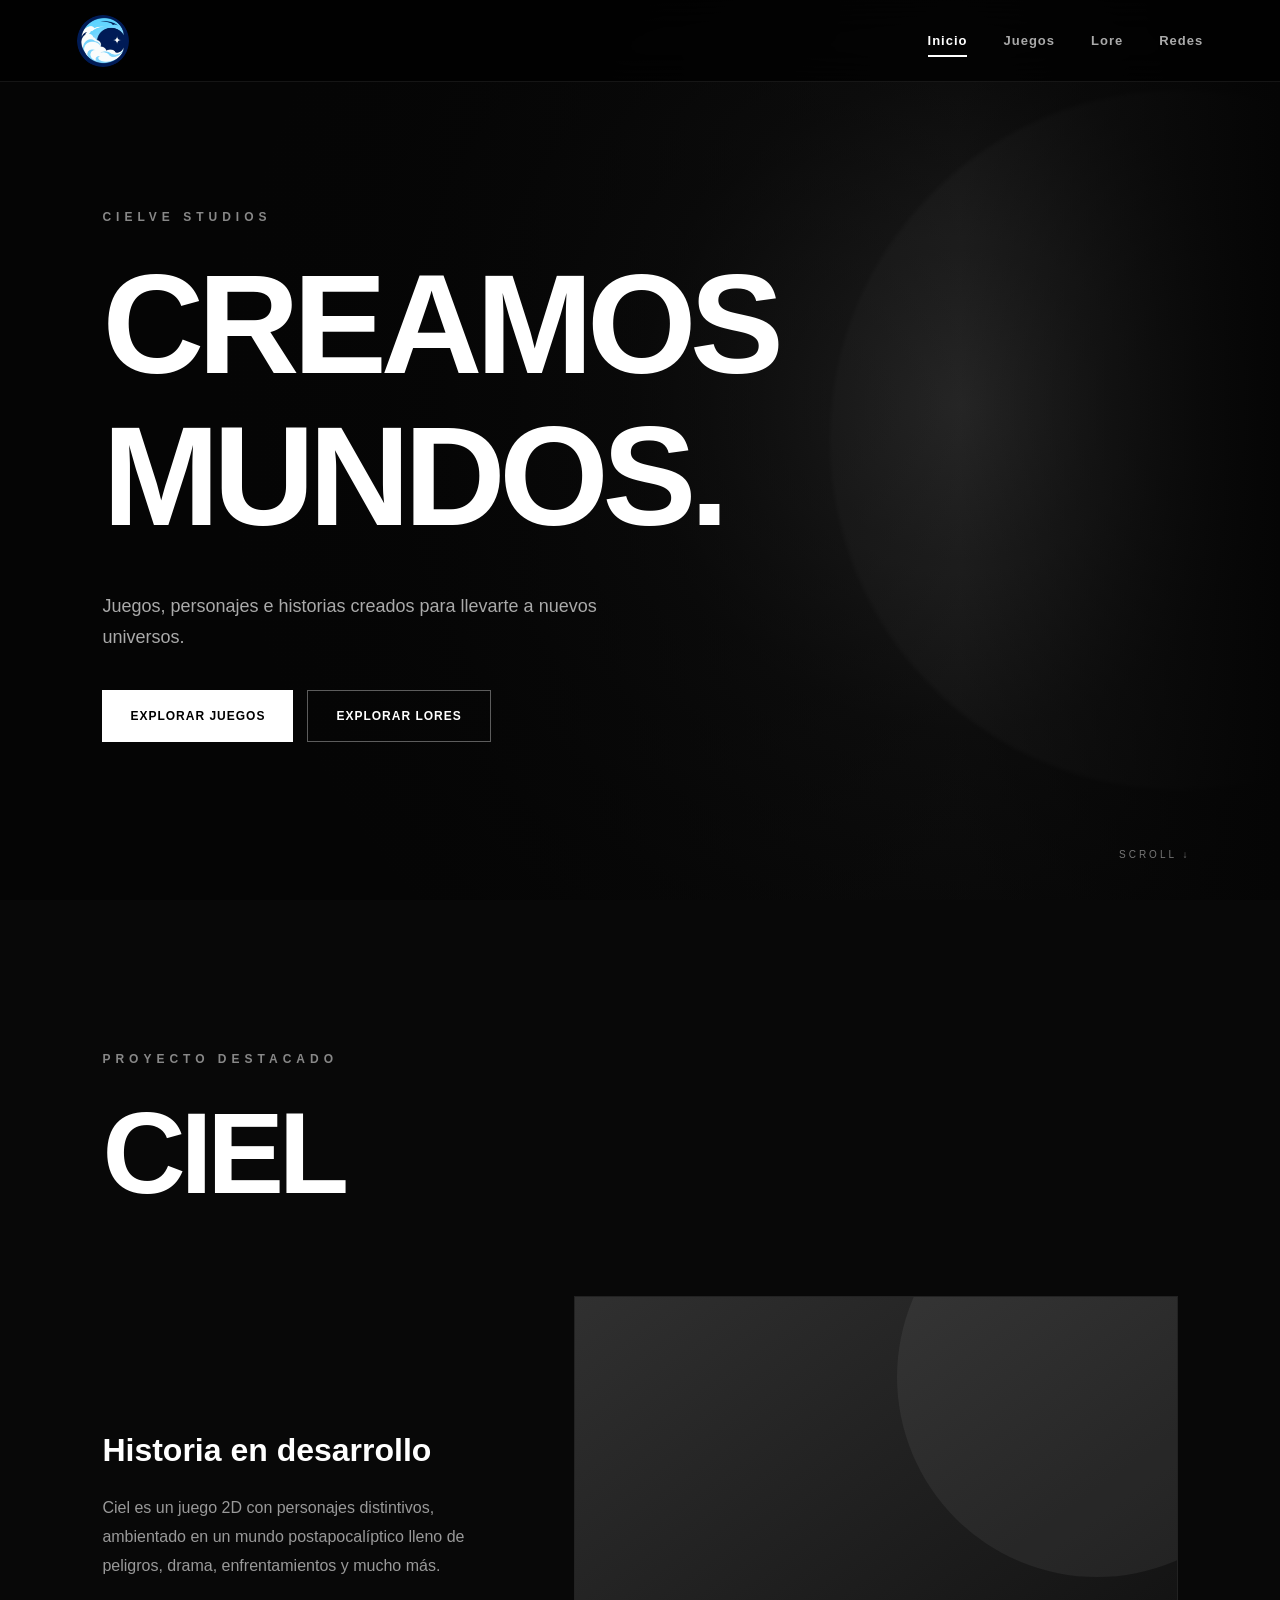
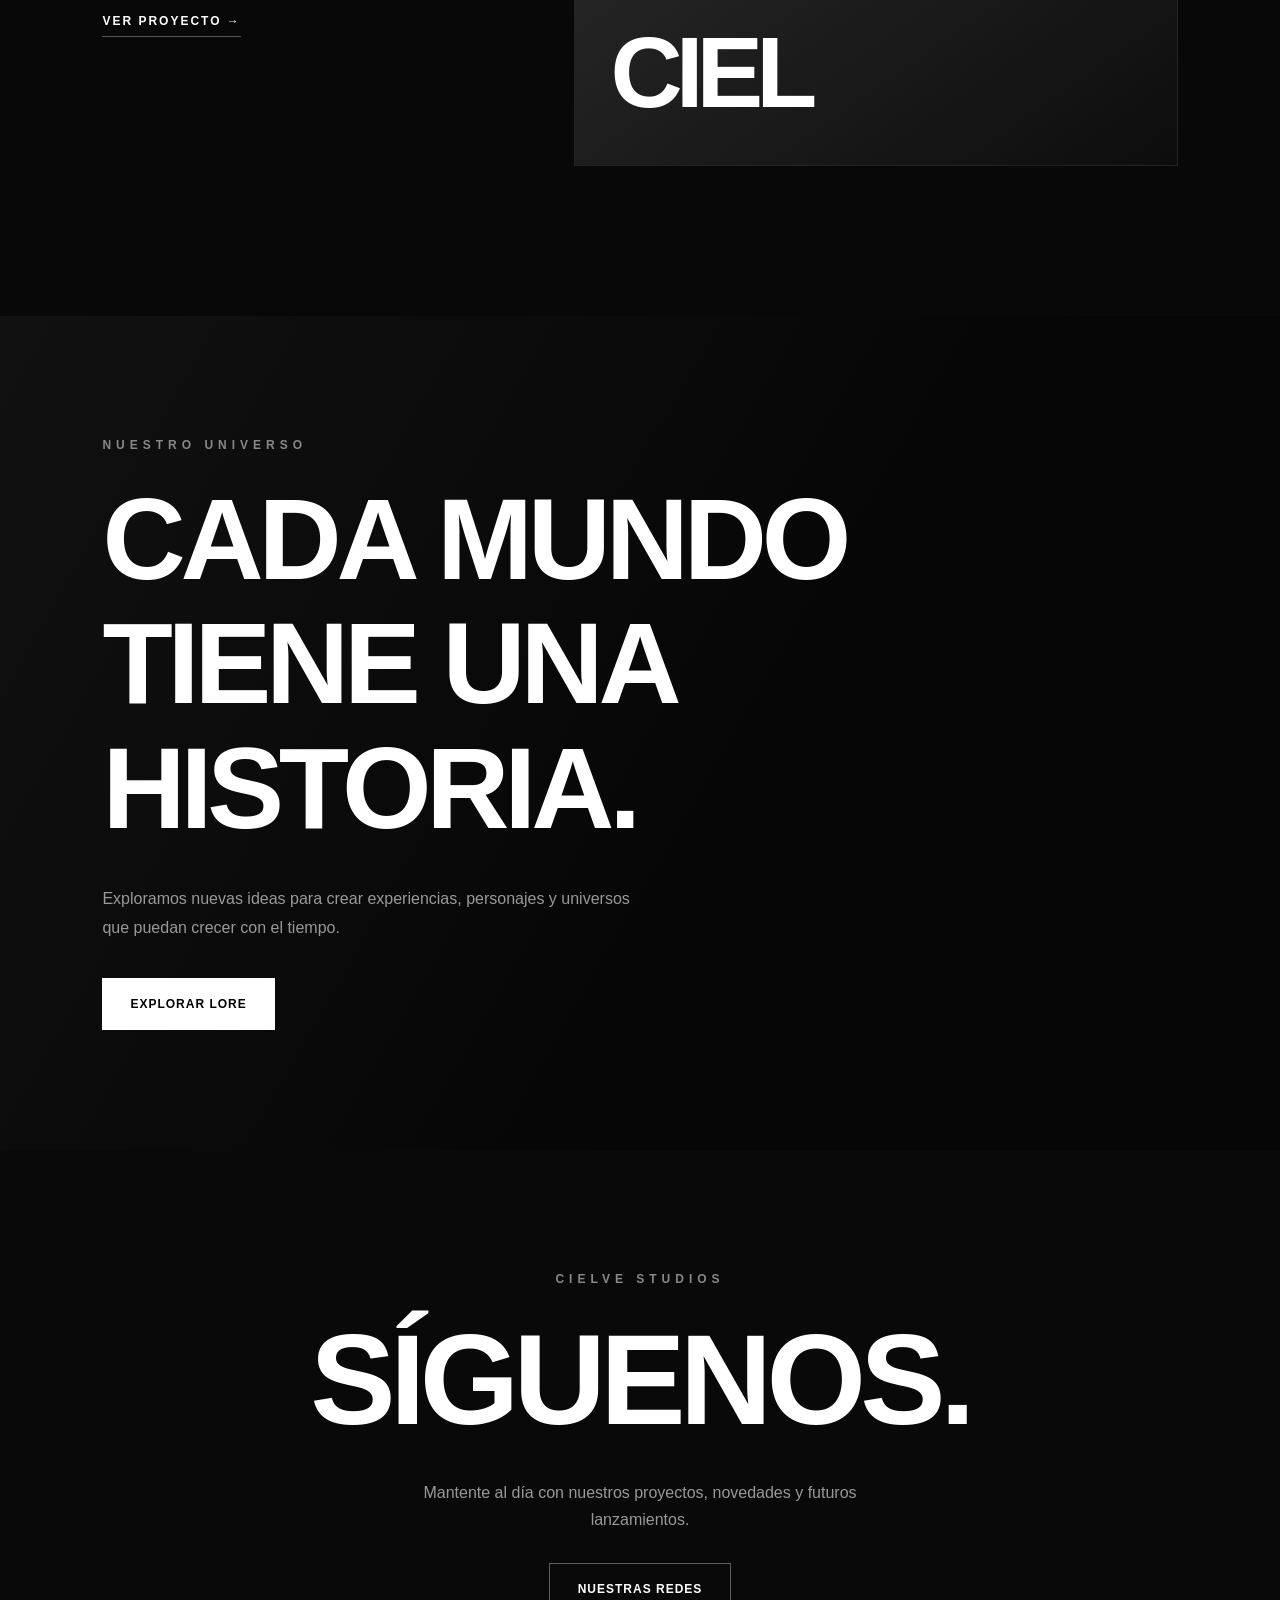
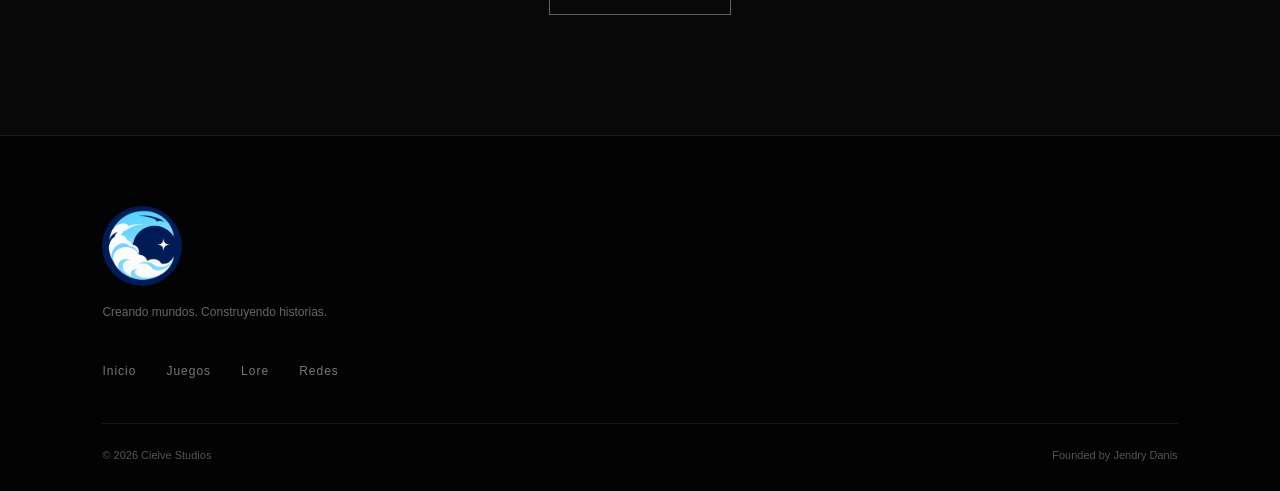
<file: index.html>
<!DOCTYPE html>
<html lang="es">

<head>
    <meta charset="UTF-8">
    <meta name="viewport" content="width=device-width, initial-scale=1.0">

    <title>Cielve Studios</title>
<link rel="icon" type="image/png" href="images/cielve-logo-circle.png">

<style>
html {
    scroll-behavior: smooth;
    -webkit-overflow-scrolling: touch;
}

body {
    scroll-behavior: smooth;
}
</style>
        <meta
        name="description"
        content="Cielve Studios - Creamos juegos, mundos e historias."
    >

    <link rel="stylesheet" href="style.css">
</head>

<body>

    <!-- =========================
         NAVBAR
    ========================== -->

    <header class="navbar">

        <a href="index.html" class="brand">
            <img
                src="images/cielve-logo-circle.png"
                alt="Cielve Studios"
            >
        </a>

        <nav class="nav-menu">

            <a href="index.html" class="active">
                Inicio
            </a>

            <a href="juegos.html">
                Juegos
            </a>

            <a href="lore.html">
                Lore
            </a>

            <a href="redes.html">
                Redes
            </a>

        </nav>

    </header>


    <!-- =========================
         HERO
    ========================== -->

    <main>

        <section class="hero">

            <div class="hero-overlay"></div>

            <div class="hero-content">

                <span class="eyebrow">
                    CIELVE STUDIOS
                </span>

                <h1>
                    CREAMOS<br>
                    MUNDOS.
                </h1>

                <p>
                    Juegos, personajes e historias creados
                    para llevarte a nuevos universos.
                </p>

                <div class="hero-buttons">

                    <a href="juegos.html" class="btn btn-primary">
                        EXPLORAR JUEGOS
                    </a>

                    <a href="lore.html" class="btn btn-secondary">
                        EXPLORAR LORES
                    </a>

                </div>

            </div>

            <div class="scroll-indicator">
                SCROLL ↓
            </div>

        </section>


        <!-- =========================
             DESTACADO
        ========================== -->

        <section class="featured">

            <div class="section-heading">

                <span class="eyebrow">
                    PROYECTO DESTACADO
                </span>

                <h2>
                    CIEL
                </h2>

            </div>

            <div class="featured-content">

                <div class="featured-text">

                    <h3>
                        Historia en desarrollo
                    </h3>

                    <p>
                        Ciel es un juego 2D con personajes distintivos, ambientado en un mundo postapocalíptico lleno de peligros, drama, enfrentamientos y mucho más.
                    </p>

                    <a href="ciel.html" class="text-link">
                        VER PROYECTO →
                    </a>

                </div>

                <div class="featured-image">
                    <span>CIEL</span>
                </div>

            </div>

        </section>


        <!-- =========================
             UNIVERSO
        ========================== -->

        <section class="universe">

            <div class="universe-content">

                <span class="eyebrow">
                    NUESTRO UNIVERSO
                </span>

                <h2>
                    CADA MUNDO<br>
                    TIENE UNA HISTORIA.
                </h2>

                <p>
                    Exploramos nuevas ideas para crear
                    experiencias, personajes y universos
                    que puedan crecer con el tiempo.
                </p>

                <a href="lore.html" class="btn btn-primary">
                    EXPLORAR LORE
                </a>

            </div>

        </section>


        <!-- =========================
             REDES
        ========================== -->

        <section class="social-preview">

            <span class="eyebrow">
                CIELVE STUDIOS
            </span>

            <h2>
                SÍGUENOS.
            </h2>

            <p>
                Mantente al día con nuestros proyectos,
                novedades y futuros lanzamientos.
            </p>

            <a href="redes.html" class="btn btn-secondary">
                NUESTRAS REDES
            </a>

        </section>

    </main>


    <!-- =========================
         FOOTER
    ========================== -->

    <footer class="footer">

        <div class="footer-brand">

            <img
                src="images/cielve-logo-circle.png"
                alt="Cielve Studios"
            >

            <p>
                Creando mundos. Construyendo historias.
            </p>

        </div>

        <div class="footer-links">

            <a href="index.html">
                Inicio
            </a>

            <a href="juegos.html">
                Juegos
            </a>

            <a href="lore.html">
                Lore
            </a>

            <a href="redes.html">
                Redes
            </a>

        </div>

        <div class="footer-bottom">

            <p>
                © 2026 Cielve Studios
            </p>

            <p>
                Founded by Jendry Danis
            </p>

        </div>

    </footer>


    <script src="script.js"></script>

</body>
</html>
</file>
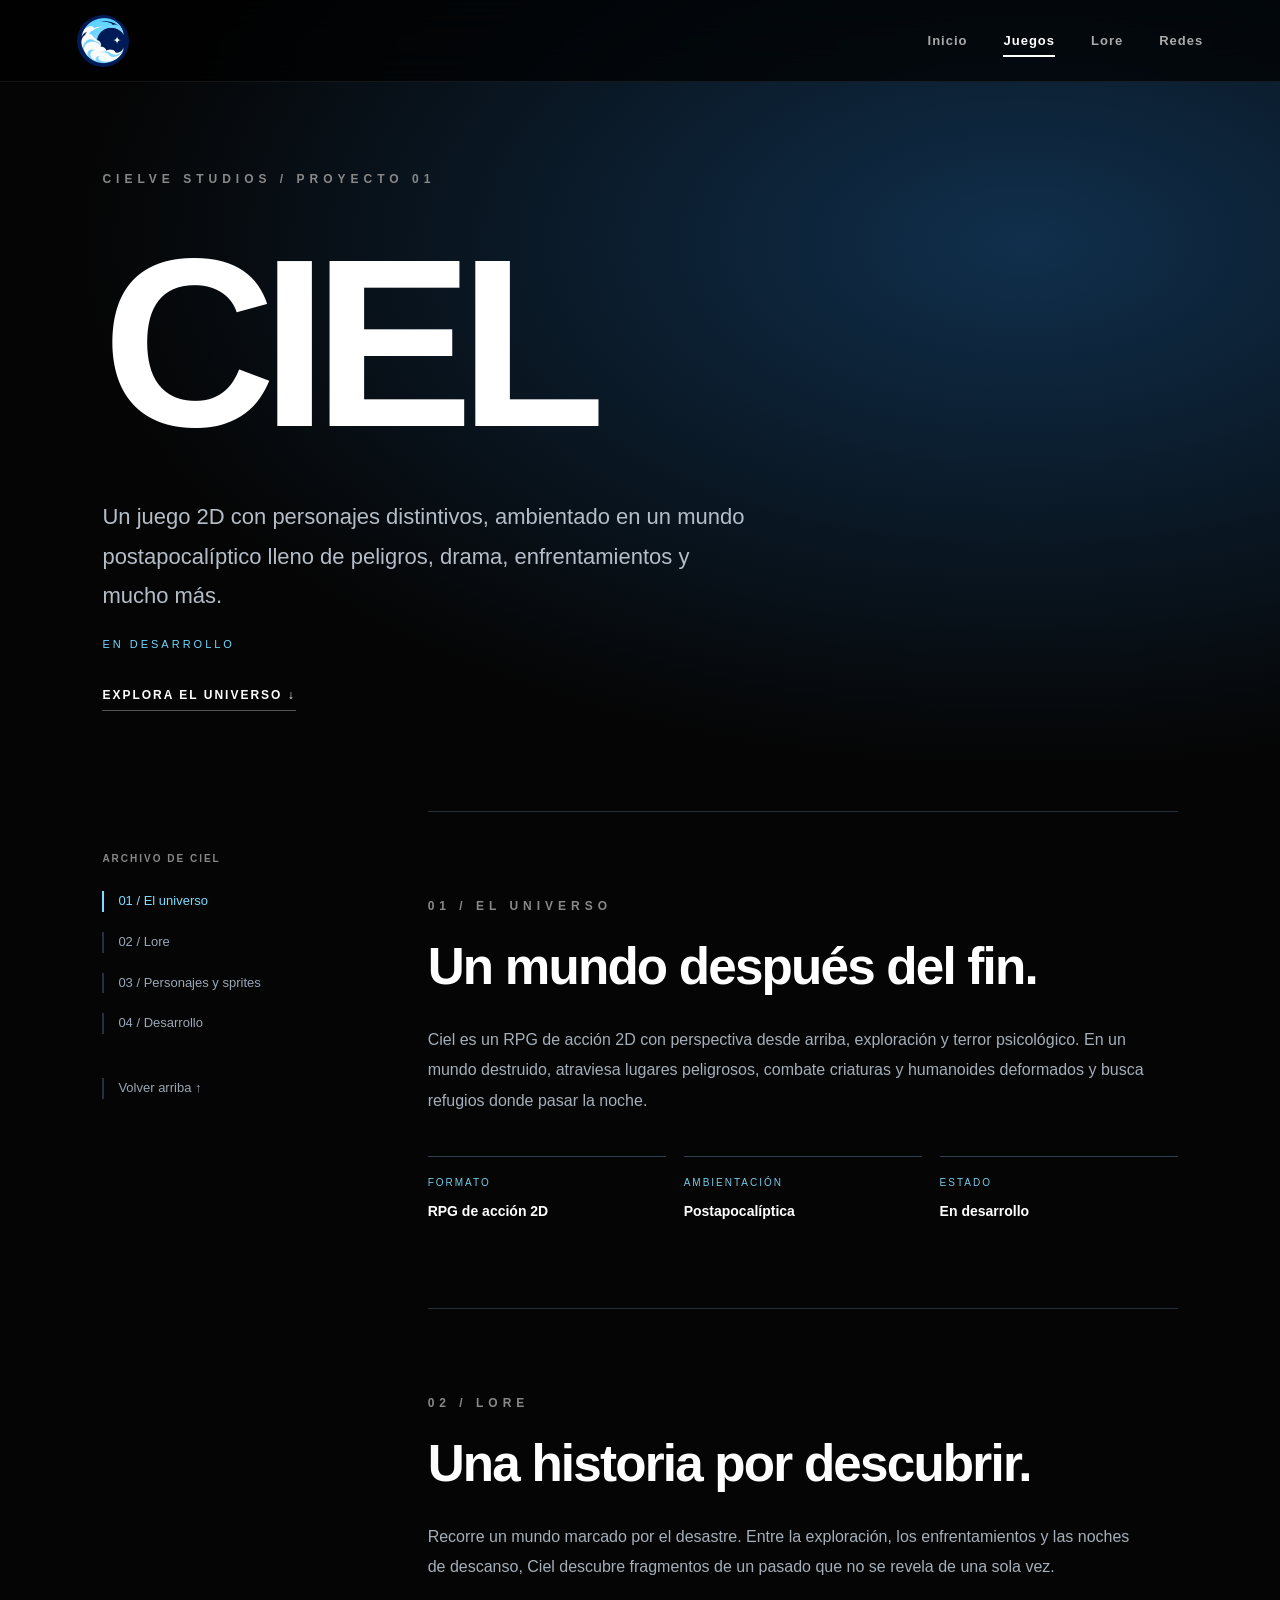
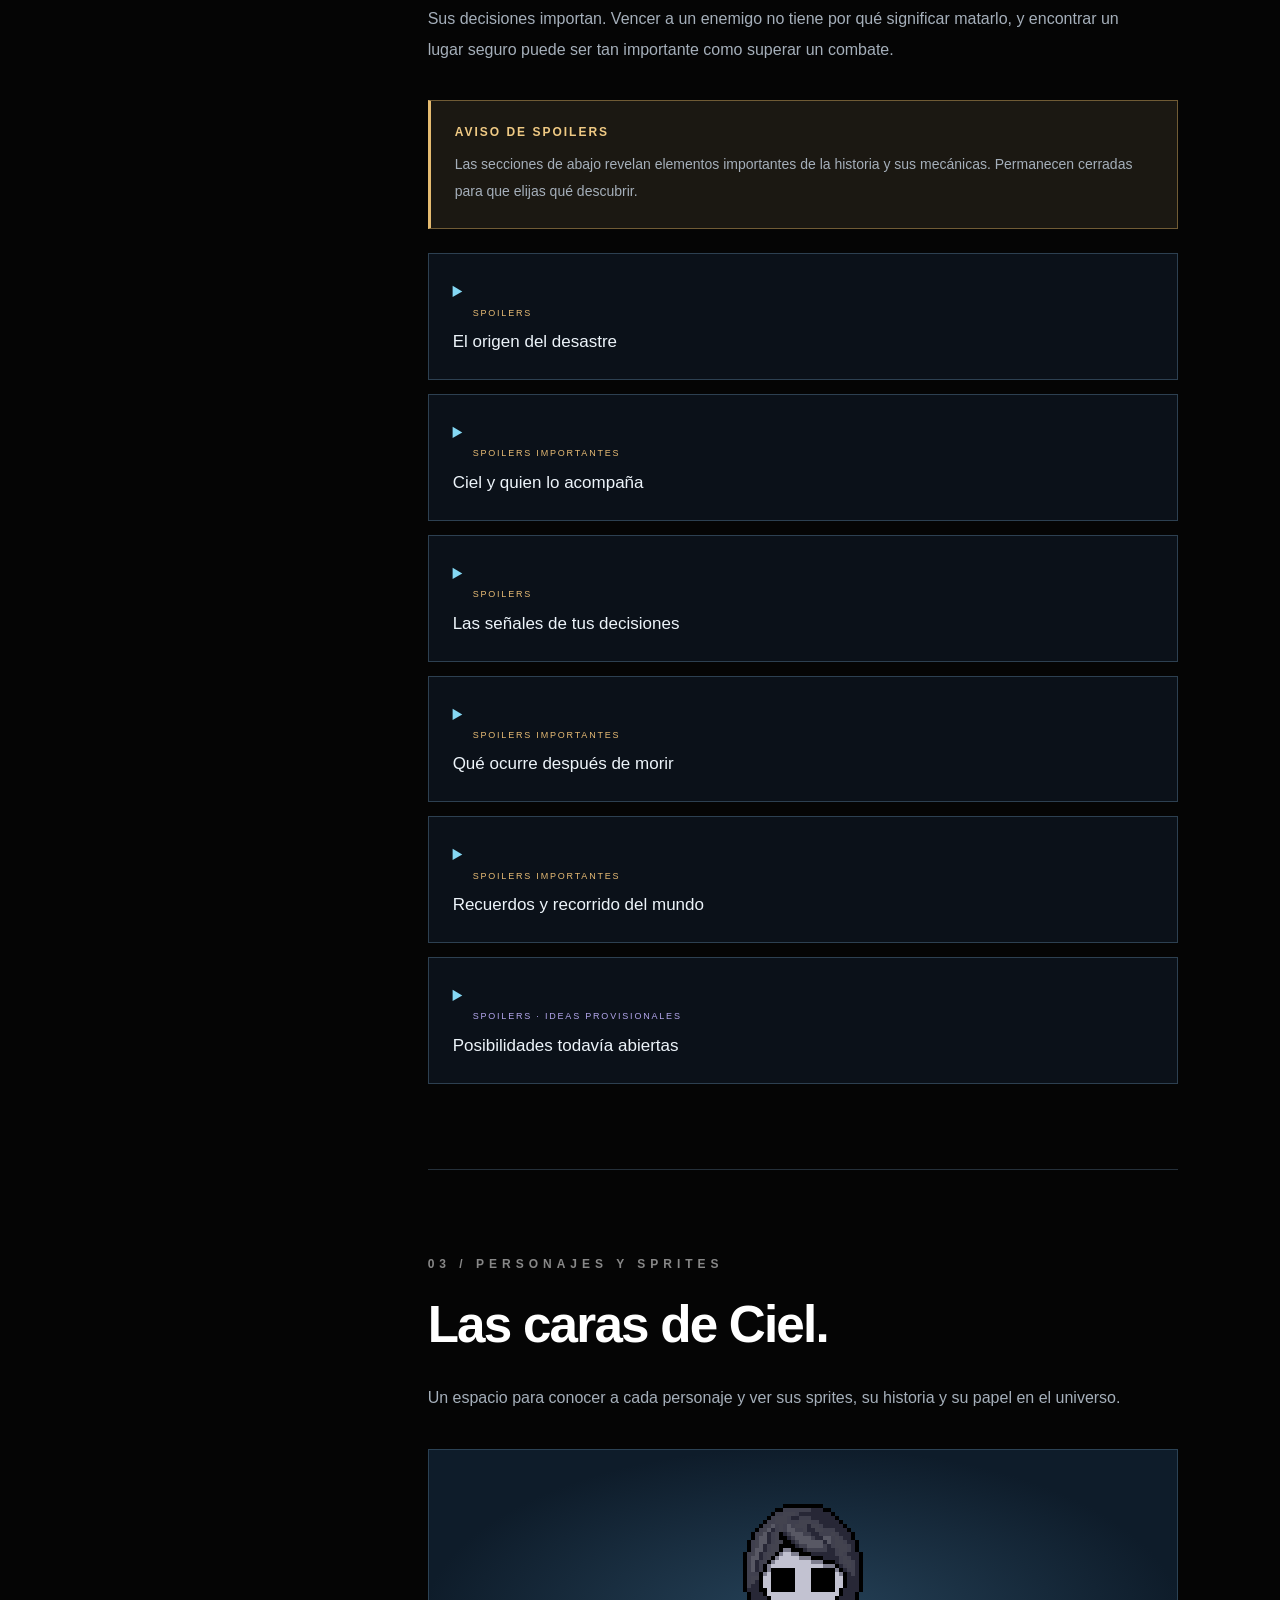
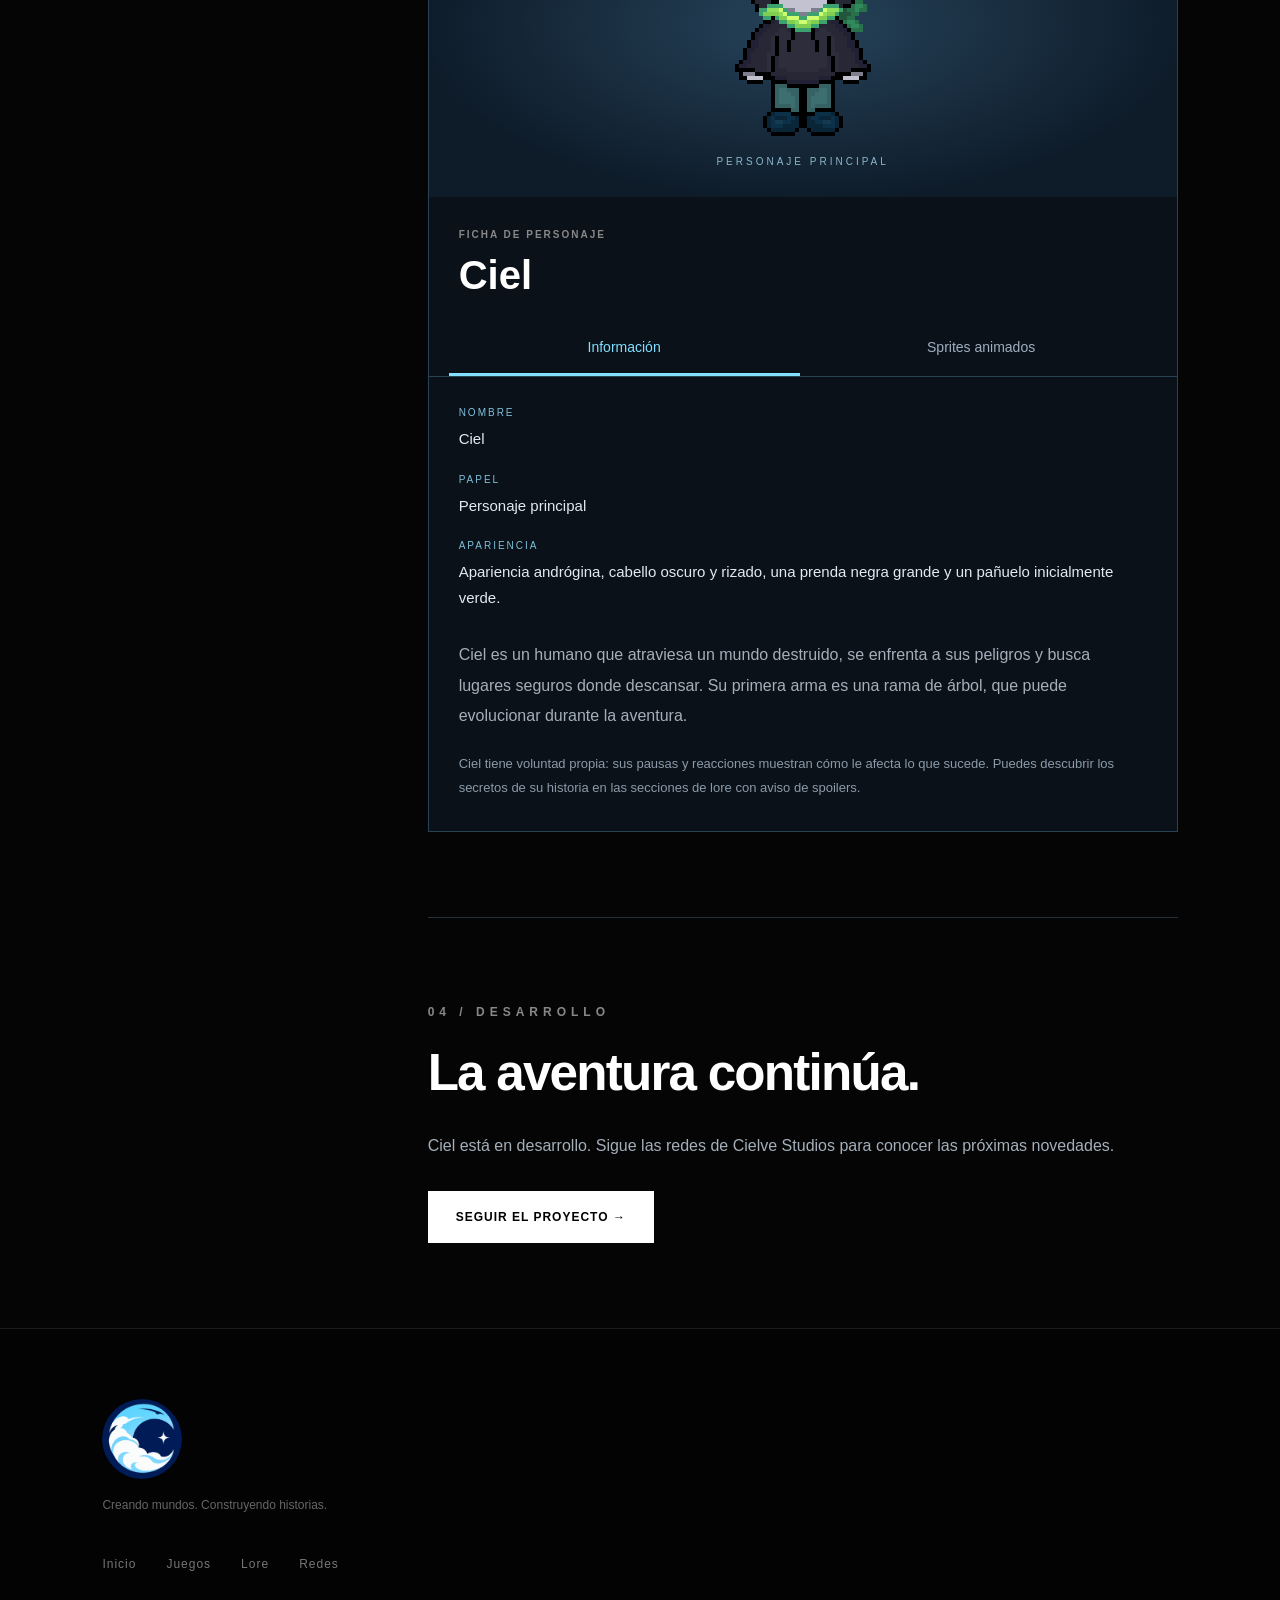
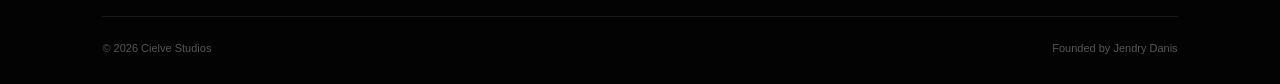
<file: ciel.html>
<!DOCTYPE html>
<html lang="es">

<head>
    <meta charset="UTF-8">
    <meta name="viewport" content="width=device-width, initial-scale=1.0">

    <title>Ciel | Cielve Studios</title>

    <meta
        name="description"
        content="Explora Ciel: un juego 2D en un mundo postapocalíptico. Lore, personajes y sprites."
    >

    <link rel="icon" type="image/png" href="images/cielve-logo-circle.png">
    <link rel="stylesheet" href="style.css">
</head>

<body>

    <!-- NAVBAR -->

    <header class="navbar">

        <a href="index.html" class="brand">
            <img src="images/cielve-logo-circle.png" alt="Cielve Studios">
        </a>

        <nav class="nav-menu">

            <a href="index.html">
                Inicio
            </a>

            <a href="juegos.html" class="active">
                Juegos
            </a>

            <a href="lore.html">
                Lore
            </a>

            <a href="redes.html">
                Redes
            </a>

        </nav>

    </header>


    <!-- HERO -->

    <main id="top" class="ciel-page">
        <section class="ciel-intro">
            <span class="eyebrow">CIELVE STUDIOS / PROYECTO 01</span>
            <h1>CIEL</h1>
            <p class="ciel-summary">Un juego 2D con personajes distintivos, ambientado en un mundo postapocalíptico lleno de peligros, drama, enfrentamientos y mucho más.</p>
            <span class="development-label">EN DESARROLLO</span>
            <a href="#universo" class="text-link">EXPLORA EL UNIVERSO ↓</a>
        </section>
        <div class="wiki-layout">
            <nav class="wiki-nav" aria-label="Secciones de Ciel">
                <span class="eyebrow">ARCHIVO DE CIEL</span>
                <a href="#universo">01 / El universo</a>
                <a href="#historia">02 / Lore</a>
                <a href="#personajes">03 / Personajes y sprites</a>
                <a href="#desarrollo">04 / Desarrollo</a>
                <a href="#top" class="wiki-back">Volver arriba ↑</a>
            </nav>
            <div class="wiki-content">
                <section id="universo" class="wiki-section reveal">
                    <span class="eyebrow">01 / EL UNIVERSO</span>
                    <h2>Un mundo después del fin.</h2>
                    <p>Ciel es un RPG de acción 2D con perspectiva desde arriba, exploración y terror psicológico. En un mundo destruido, atraviesa lugares peligrosos, combate criaturas y humanoides deformados y busca refugios donde pasar la noche.</p>
                    <div class="wiki-facts"><div><span>FORMATO</span><strong>RPG de acción 2D</strong></div><div><span>AMBIENTACIÓN</span><strong>Postapocalíptica</strong></div><div><span>ESTADO</span><strong>En desarrollo</strong></div></div>
                </section>
                <section id="historia" class="wiki-section reveal">
                    <span class="eyebrow">02 / LORE</span><h2>Una historia por descubrir.</h2>
                    <p>Recorre un mundo marcado por el desastre. Entre la exploración, los enfrentamientos y las noches de descanso, Ciel descubre fragmentos de un pasado que no se revela de una sola vez.</p>
                    <p class="lore-introduction">Sus decisiones importan. Vencer a un enemigo no tiene por qué significar matarlo, y encontrar un lugar seguro puede ser tan importante como superar un combate.</p>
                    <div class="spoiler-warning" role="note"><strong>AVISO DE SPOILERS</strong><p>Las secciones de abajo revelan elementos importantes de la historia y sus mecánicas. Permanecen cerradas para que elijas qué descubrir.</p></div>
                    <div class="spoiler-archive">
                        <details class="spoiler-block"><summary><span class="spoiler-badge">SPOILERS</span><span>El origen del desastre</span></summary><div class="spoiler-body"><h3>Un mundo transformado</h3><p>Un suero experimental está relacionado con la aparición de los monstruos y el colapso de la civilización. La verdad se descubre gradualmente a lo largo de la aventura.</p><p>La identidad de sus responsables y los detalles del experimento todavía no están definidos.</p></div></details>
                        <details class="spoiler-block"><summary><span class="spoiler-badge">SPOILERS IMPORTANTES</span><span>Ciel y quien lo acompaña</span></summary><div class="spoiler-body"><h3>Ciel y el Jugador</h3><p>Ciel y el Jugador son entidades distintas. Dentro de la ficción, el Jugador es un experimento fallido sin cuerpo que entra en Ciel, intensifica sus emociones e influye en sus acciones. No es su alma ni se trata de una posesión.</p><p>Ciel conserva su voluntad propia. Sus pausas, miradas y reacciones expresan cómo vive lo que sucede. La relación entre ambos y las decisiones tomadas influyen en las rutas y los posibles finales.</p></div></details>
                        <details class="spoiler-block"><summary><span class="spoiler-badge">SPOILERS</span><span>Las señales de tus decisiones</span></summary><div class="spoiler-body"><h3>El pañuelo</h3><p>El pañuelo refleja las intenciones del Jugador y su conexión con Ciel.</p><dl class="scarf-meanings"><div><dt>Verde</dt><dd>Estado inicial: voluntad compartida y orientación hacia la misericordia.</dd></div><div><dt>Negro</dt><dd>Asociado a matar.</dd></div><div><dt>Morado</dt><dd>Asociado a dejar morir deliberadamente a inocentes.</dd></div></dl><h3>Derrotar no es matar</h3><p>Al llegar a 1 HP, los enemigos quedan indefensos. Atacarlos después los mata; existe la alternativa de dejarlos inconscientes. Los efectos pasivos y los potenciadores nunca deben matar por sí solos: esa decisión corresponde al Jugador.</p><p class="canon-note">Los umbrales, la reversión de los colores, los nombres de las rutas y los controles exactos siguen por concretar.</p></div></details>
                        <details class="spoiler-block"><summary><span class="spoiler-badge">SPOILERS IMPORTANTES</span><span>Qué ocurre después de morir</span></summary><div class="spoiler-body"><h3>Cinco segundos atrás</h3><p>Cuando Ciel muere, el tiempo retrocede cinco segundos. Regresan su estado físico y posición, los enemigos, ataques, proyectiles, objetos importantes y determinados eventos.</p><p>Ambos recuerdan lo ocurrido. El Jugador conserva el aprendizaje, pero Ciel carga con el coste psicológico de experimentar su muerte: cada muerte resta un punto de Salud Mental.</p><h3>El precio de recordar</h3><p>Cuanto más muere Ciel, más sabe el Jugador, pero menos estable se vuelve Ciel. El deterioro provoca sonidos extraños, distorsiones, enemigos falsos y alucinaciones. A cero, Ciel colapsa y retrocede cinco niveles; los niveles repetidos no vuelven a conceder sus potenciadores.</p><p>Dormir en una zona segura recupera la Vida y parte de la Salud Mental, permite elegir un potenciador y puede hacer avanzar la historia.</p><p class="canon-note">El concepto base parte de 50 puntos de Salud Mental, con un máximo ampliable a 100, y recupera 10 al dormir. Son valores de diseño sujetos a ajustes; la recuperación tras un colapso todavía no está fijada.</p></div></details>
                        <details class="spoiler-block"><summary><span class="spoiler-badge">SPOILERS IMPORTANTES</span><span>Recuerdos y recorrido del mundo</span></summary><div class="spoiler-body"><h3>Lo que llega al dormir</h3><p>Los sueños, recuerdos y pesadillas muestran primero momentos normales de la vida de Ciel. Después aparecen noticias del suero, personas enfermas, deformaciones, violencia, evacuaciones e intervención militar, hasta llegar a hospitales colapsados, experimentos y el laboratorio.</p><p>No todos los sueños son fiables: con Salud Mental baja pueden estar distorsionados o mostrar hechos que nunca ocurrieron.</p><h3>El recorrido previsto</h3><ol class="world-route"><li><strong>Bosque · niveles 1–7:</strong> las consecuencias del desastre.</li><li><strong>Pueblo abandonado · niveles 8–14:</strong> cómo vivían las personas.</li><li><strong>Hospital · niveles 15–21:</strong> parte de lo ocurrido.</li><li><strong>Ciudad · niveles 22–28:</strong> el colapso de la civilización.</li><li><strong>Laboratorio · niveles 29–35:</strong> las primeras respuestas sobre sus causas.</li></ol><p class="canon-note">Esta estructura y un jefe cada siete niveles pertenecen al concepto base y pueden cambiar. El laboratorio no está confirmado como final del juego.</p></div></details>
                        <details class="spoiler-block provisional"><summary><span class="spoiler-badge">SPOILERS · IDEAS PROVISIONALES</span><span>Posibilidades todavía abiertas</span></summary><div class="spoiler-body"><h3>En desarrollo, sin confirmar</h3><ul class="world-route"><li>Un posible enfrentamiento final entre Ciel y el Jugador.</li><li>Una posible conexión entre el suero y el poder temporal.</li><li>Criaturas que podrían recordar ciertos retrocesos.</li><li>Pausas de reflexión que refuercen la voluntad propia de Ciel.</li></ul><p>Estas posibilidades no son hechos definitivos. Los finales individuales, los personajes secundarios, la cronología y los responsables de los experimentos siguen por definir.</p></div></details>
                    </div>
                </section>
                <section id="personajes" class="wiki-section reveal">
                    <span class="eyebrow">03 / PERSONAJES Y SPRITES</span><h2>Las caras de Ciel.</h2>
                    <p>Un espacio para conocer a cada personaje y ver sus sprites, su historia y su papel en el universo.</p>
                    <article class="character-profile" aria-labelledby="ciel-name">
                        <div class="character-portrait"><div class="ciel-sprite" role="img" aria-label="Ciel, visto de frente"></div><span>PERSONAJE PRINCIPAL</span></div>
                        <div class="character-heading"><span class="eyebrow">FICHA DE PERSONAJE</span><h3 id="ciel-name">Ciel</h3></div>
                        <div class="character-tabs" role="tablist" aria-label="Ficha de Ciel">
                            <button id="tab-info" role="tab" aria-selected="true" aria-controls="panel-info" tabindex="0">Información</button>
                            <button id="tab-sprites" role="tab" aria-selected="false" aria-controls="panel-sprites" tabindex="-1">Sprites animados</button>
                        </div>
                        <div id="panel-info" class="character-panel" role="tabpanel" aria-labelledby="tab-info" tabindex="0">
                            <dl class="character-facts"><div><dt>NOMBRE</dt><dd>Ciel</dd></div><div><dt>PAPEL</dt><dd>Personaje principal</dd></div><div><dt>APARIENCIA</dt><dd>Apariencia andrógina, cabello oscuro y rizado, una prenda negra grande y un pañuelo inicialmente verde.</dd></div></dl>
                            <p>Ciel es un humano que atraviesa un mundo destruido, se enfrenta a sus peligros y busca lugares seguros donde descansar. Su primera arma es una rama de árbol, que puede evolucionar durante la aventura.</p>
                            <p class="character-pending">Ciel tiene voluntad propia: sus pausas y reacciones muestran cómo le afecta lo que sucede. Puedes descubrir los secretos de su historia en las secciones de lore con aviso de spoilers.</p>
                        </div>
                        <div id="panel-sprites" class="character-panel" role="tabpanel" aria-labelledby="tab-sprites" tabindex="0" hidden>
                            <p>Explora las animaciones de Ciel desde distintas direcciones.</p>
                            <div class="sprite-stage"><div id="animated-ciel" class="ciel-sprite" role="img" aria-label="Ciel en reposo, de frente"></div></div>
                            <div class="sprite-controls">
                                <label>Animación<select id="sprite-motion"><option value="idle">En reposo</option><option value="walk">Caminar</option></select></label>
                                <label>Dirección<select id="sprite-direction"><option value="0">Frente</option><option value="1">Frente · derecha</option><option value="2">Derecha</option><option value="3">Espalda · derecha</option><option value="4">Espalda</option><option value="5">Espalda · izquierda</option><option value="6">Izquierda</option><option value="7">Frente · izquierda</option></select></label>
                                <button id="sprite-pause" type="button" aria-pressed="false">Pausar</button>
                            </div>
                        </div>
                    </article>
                </section>
                <section id="desarrollo" class="wiki-section reveal">
                    <span class="eyebrow">04 / DESARROLLO</span><h2>La aventura continúa.</h2>
                    <p>Ciel está en desarrollo. Sigue las redes de Cielve Studios para conocer las próximas novedades.</p>
                    <a class="btn btn-primary" href="redes.html">SEGUIR EL PROYECTO →</a>
                </section>
            </div>
        </div>
    </main>
    <footer class="footer">

        <div class="footer-brand">

            <img src="images/cielve-logo-circle.png" alt="Cielve Studios">

            <p>
                Creando mundos. Construyendo historias.
            </p>

        </div>

        <div class="footer-links">

            <a href="index.html">Inicio</a>
            <a href="juegos.html">Juegos</a>
            <a href="lore.html">Lore</a>
            <a href="redes.html">Redes</a>

        </div>

        <div class="footer-bottom">

            <p>© 2026 Cielve Studios</p>

            <p>Founded by Jendry Danis</p>

        </div>

    </footer>


    <script src="script.js"></script>

</body>
</html>
</file>
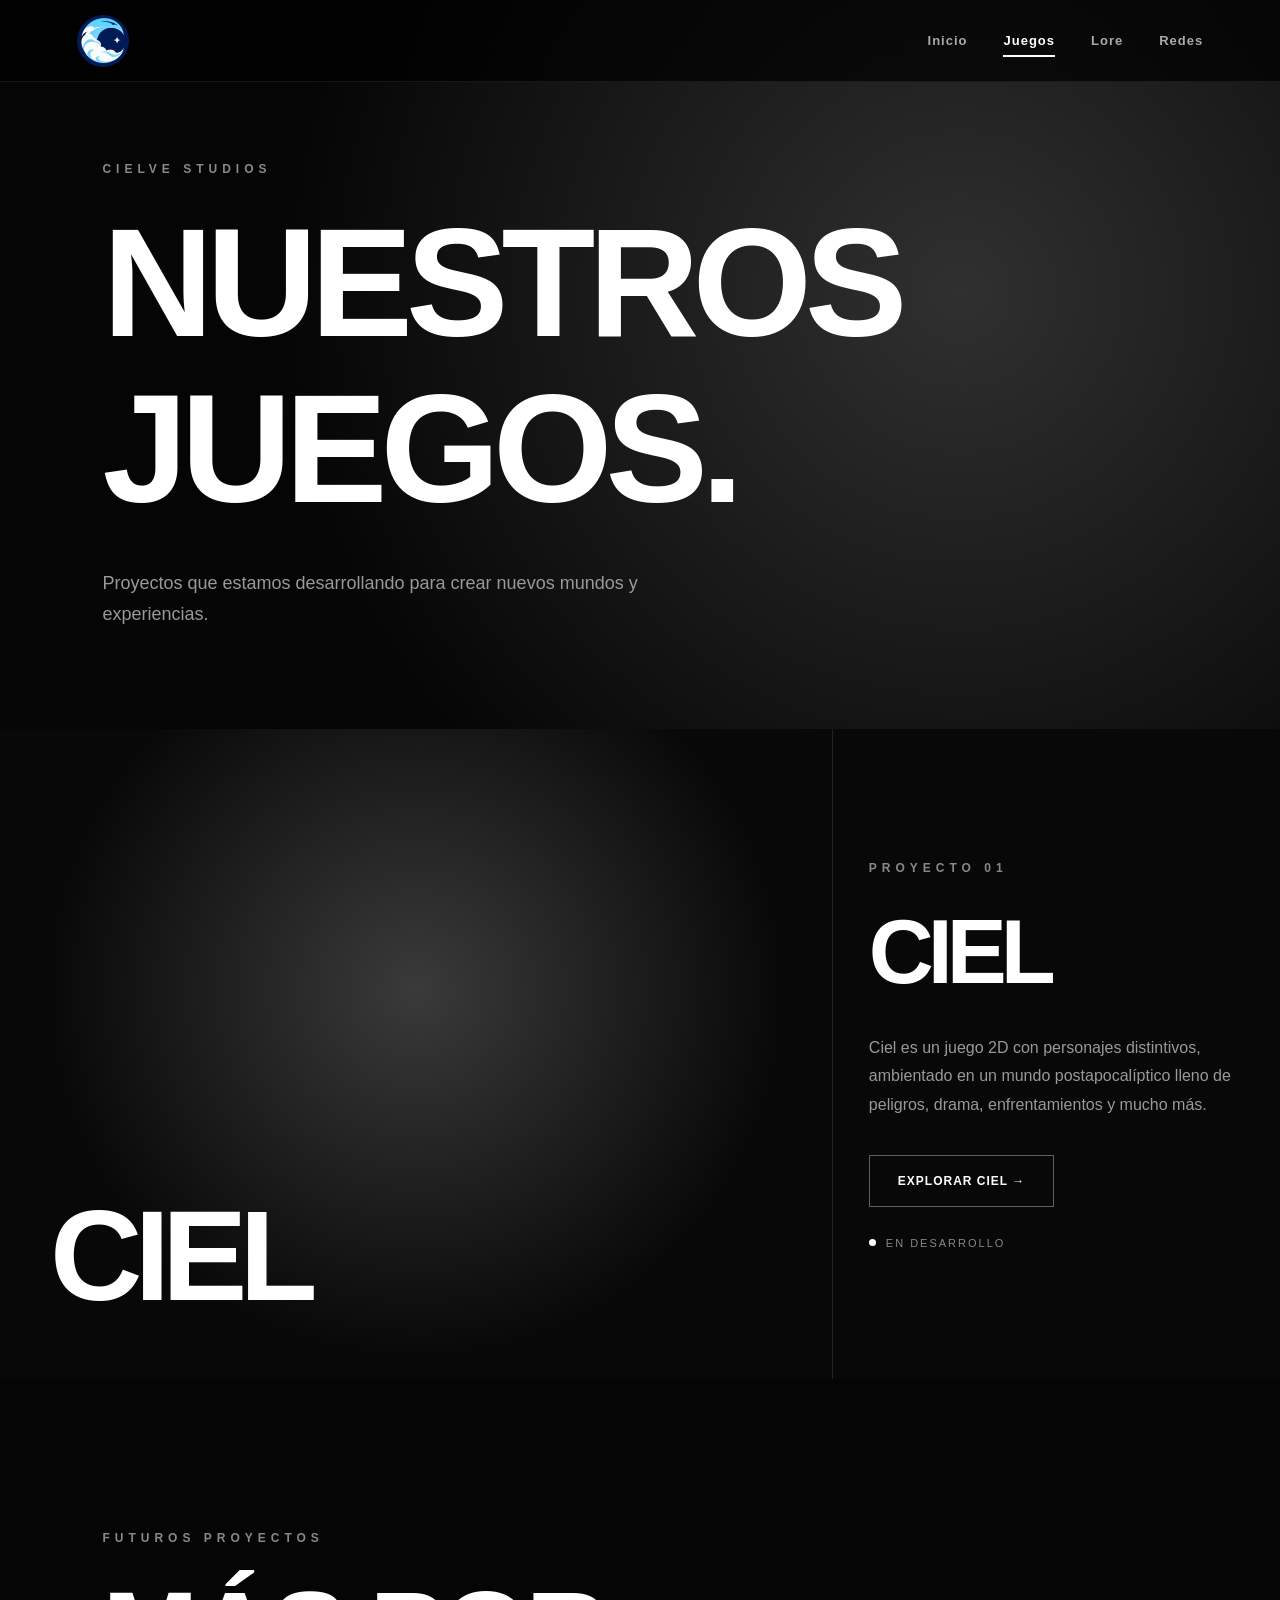
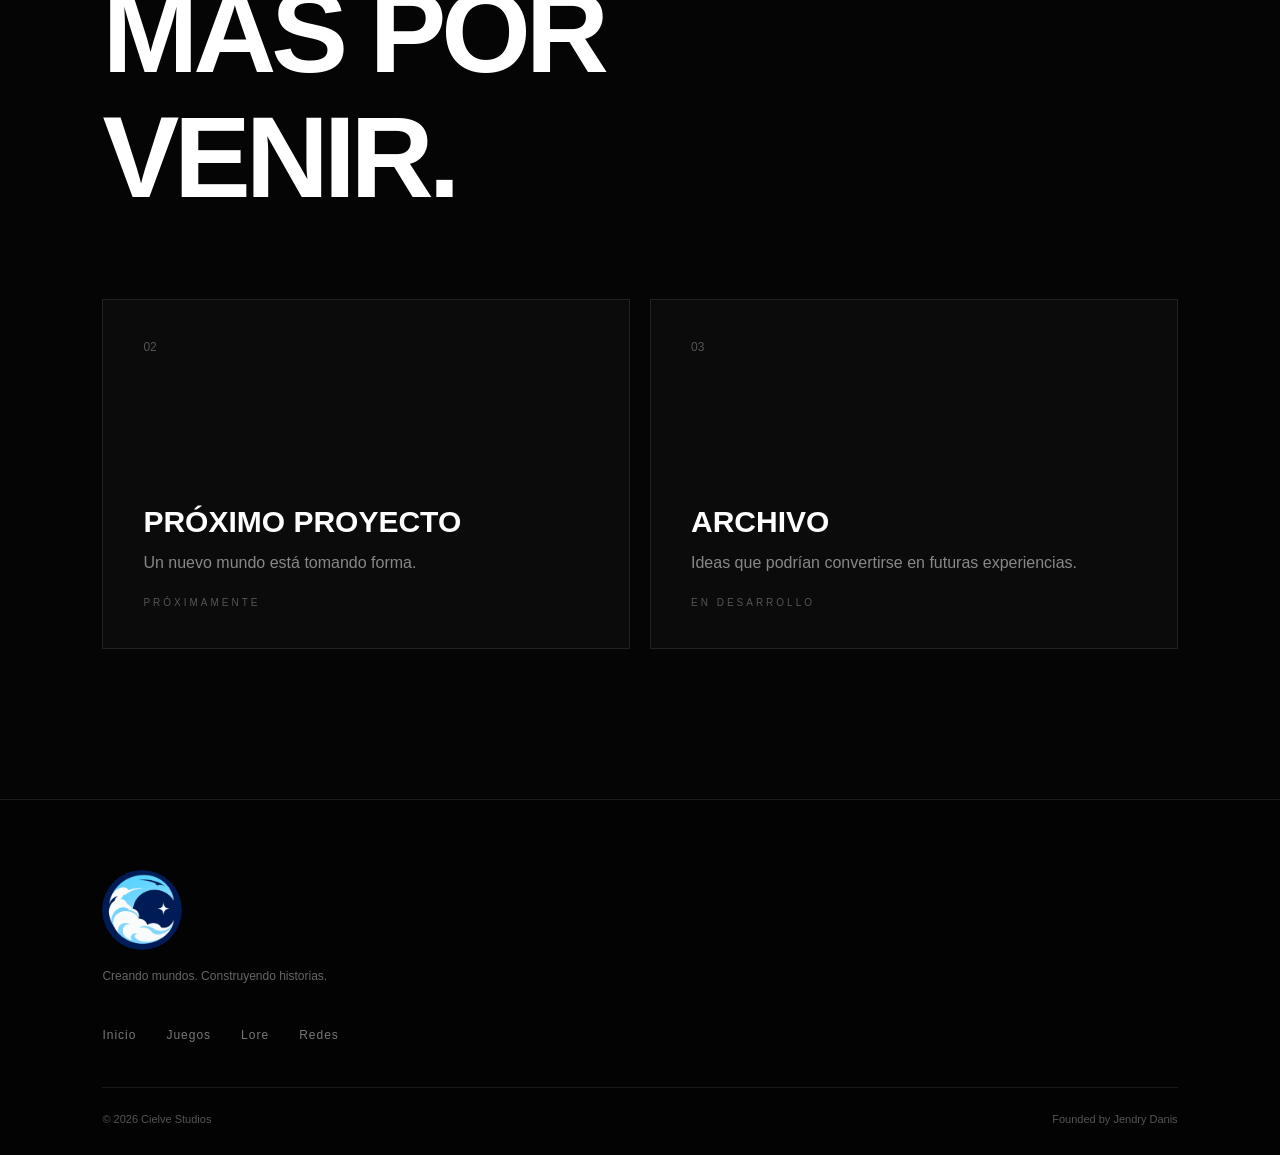
<file: juegos.html>
<!DOCTYPE html>
<html lang="es">

<head>
    <meta charset="UTF-8">
    <meta name="viewport" content="width=device-width, initial-scale=1.0">

    <title>Juegos | Cielve Studios</title>

    <meta
        name="description"
        content="Descubre los juegos y proyectos de Cielve Studios."
    >

    <link rel="icon" type="image/png" href="images/cielve-logo-circle.png">
    <link rel="stylesheet" href="style.css">
</head>

<body>

    <!-- NAVBAR -->

    <header class="navbar">

        <a href="index.html" class="brand">
            <img src="images/cielve-logo-circle.png" alt="Cielve Studios">
        </a>

        <nav class="nav-menu">

            <a href="index.html">
                Inicio
            </a>

            <a href="juegos.html" class="active">
                Juegos
            </a>

            <a href="lore.html">
                Lore
            </a>

            <a href="redes.html">
                Redes
            </a>

        </nav>

    </header>


    <!-- HERO -->

    <main>

        <section class="page-hero">

            <div class="page-hero-content">

                <span class="eyebrow">
                    CIELVE STUDIOS
                </span>

                <h1>
                    NUESTROS<br>
                    JUEGOS.
                </h1>

                <p>
                    Proyectos que estamos desarrollando
                    para crear nuevos mundos y experiencias.
                </p>

            </div>

        </section>


        <!-- CIEL -->

        <section class="game-showcase">

            <a class="game-art" href="ciel.html" aria-label="Explorar el proyecto Ciel">
                <div class="game-art-overlay">
                    CIEL
                </div>
            </a>

            <div class="game-info">

                <span class="eyebrow">
                    PROYECTO 01
                </span>

                <h2>
                    CIEL
                </h2>

                <p>
                    Ciel es un juego 2D con personajes distintivos, ambientado en un mundo postapocalíptico lleno de peligros, drama, enfrentamientos y mucho más.
                </p>

                <a href="ciel.html" class="btn btn-secondary project-entry">EXPLORAR CIEL →</a>

                <div class="game-status">
                    <span></span>
                    EN DESARROLLO
                </div>

            </div>

        </section>


        <!-- FUTUROS PROYECTOS -->

        <section class="projects">

            <div class="section-heading">

                <span class="eyebrow">
                    FUTUROS PROYECTOS
                </span>

                <h2>
                    MÁS POR<br>
                    VENIR.
                </h2>

            </div>

            <div class="project-grid">

                <article class="project-card">

                    <div class="project-number">
                        02
                    </div>

                    <h3>
                        PRÓXIMO PROYECTO
                    </h3>

                    <p>
                        Un nuevo mundo está tomando forma.
                    </p>

                    <span>
                        PRÓXIMAMENTE
                    </span>

                </article>


                <article class="project-card">

                    <div class="project-number">
                        03
                    </div>

                    <h3>
                        ARCHIVO
                    </h3>

                    <p>
                        Ideas que podrían convertirse
                        en futuras experiencias.
                    </p>

                    <span>
                        EN DESARROLLO
                    </span>

                </article>

            </div>

        </section>

    </main>


    <!-- FOOTER -->

    <footer class="footer">

        <div class="footer-brand">

            <img src="images/cielve-logo-circle.png" alt="Cielve Studios">

            <p>
                Creando mundos. Construyendo historias.
            </p>

        </div>

        <div class="footer-links">

            <a href="index.html">Inicio</a>
            <a href="juegos.html">Juegos</a>
            <a href="lore.html">Lore</a>
            <a href="redes.html">Redes</a>

        </div>

        <div class="footer-bottom">

            <p>© 2026 Cielve Studios</p>

            <p>Founded by Jendry Danis</p>

        </div>

    </footer>


    <script src="script.js"></script>

</body>
</html>
</file>
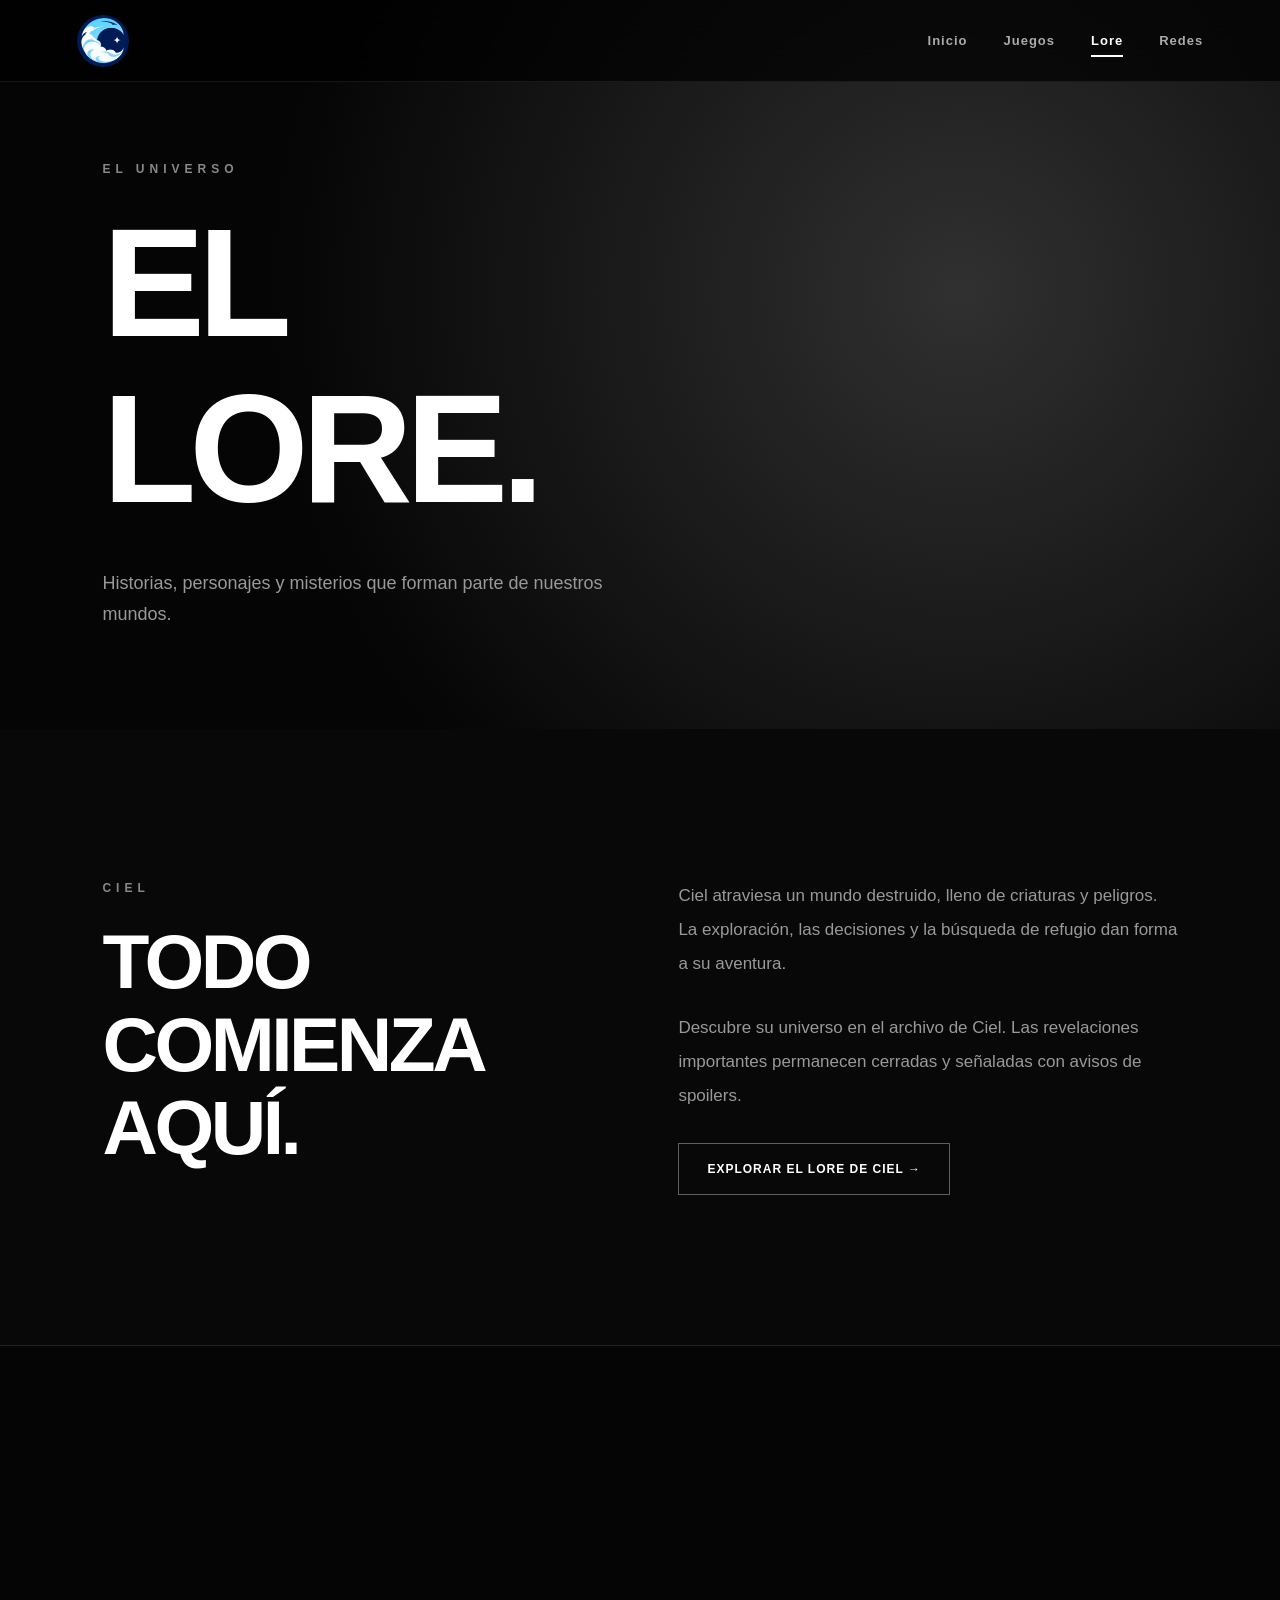
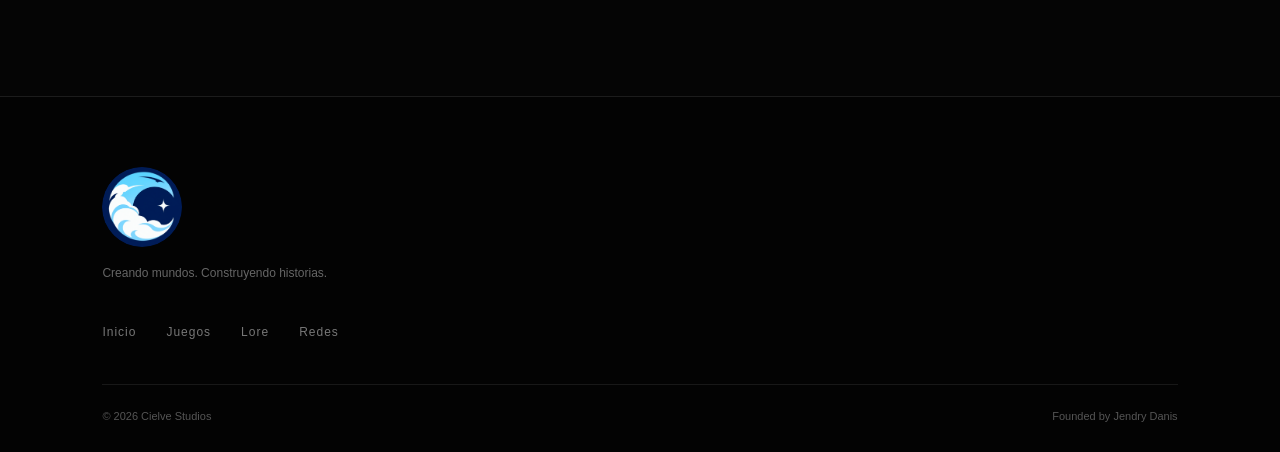
<file: lore.html>
<!DOCTYPE html>
<html lang="es">

<head>
    <meta charset="UTF-8">
    <meta name="viewport" content="width=device-width, initial-scale=1.0">

    <title>Lore | Cielve Studios</title>

    <meta
        name="description"
        content="Descubre el universo y las historias de Cielve Studios."
    >

    <link rel="icon" type="image/png" href="images/cielve-logo-circle.png">
    <link rel="stylesheet" href="style.css">
</head>

<body>

    <!-- NAVBAR -->

    <header class="navbar">

        <a href="index.html" class="brand">
            <img src="images/cielve-logo-circle.png" alt="Cielve Studios">
        </a>

        <nav class="nav-menu">

            <a href="index.html">
                Inicio
            </a>

            <a href="juegos.html">
                Juegos
            </a>

            <a href="lore.html" class="active">
                Lore
            </a>

            <a href="redes.html">
                Redes
            </a>

        </nav>

    </header>


    <main>

        <!-- HERO -->

        <section class="page-hero lore-hero">

            <div class="page-hero-content">

                <span class="eyebrow">
                    EL UNIVERSO
                </span>

                <h1>
                    EL<br>
                    LORE.
                </h1>

                <p>
                    Historias, personajes y misterios
                    que forman parte de nuestros mundos.
                </p>

            </div>

        </section>


        <!-- HISTORIA -->

        <section class="lore-story">

            <div class="section-heading">

                <span class="eyebrow">
                    CIEL
                </span>

                <h2>
                    TODO<br>
                    COMIENZA AQUÍ.
                </h2>

            </div>

            <div class="lore-text">

                <p>
                    Ciel atraviesa un mundo destruido, lleno de criaturas y peligros. La exploración, las decisiones y la búsqueda de refugio dan forma a su aventura.
                </p>

                <p>
                    Descubre su universo en el archivo de Ciel. Las revelaciones importantes permanecen cerradas y señaladas con avisos de spoilers.
                </p>

                <a href="ciel.html#historia" class="btn btn-secondary">EXPLORAR EL LORE DE CIEL →</a>

            </div>

        </section>


        <!-- ELEMENTOS DEL MUNDO -->

        <section class="lore-elements">

            <article>

                <span>01</span>

                <h3>
                    PERSONAJES
                </h3>

                <p>
                    Conoce a los personajes que habitan
                    nuestros universos.
                </p>

            </article>


            <article>

                <span>02</span>

                <h3>
                    LUGARES
                </h3>

                <p>
                    Explora los lugares donde ocurren
                    nuestras historias.
                </p>

            </article>


            <article>

                <span>03</span>

                <h3>
                    HISTORIA
                </h3>

                <p>
                    Descubre los acontecimientos que
                    forman cada universo.
                </p>

            </article>

        </section>

    </main>


    <!-- FOOTER -->

    <footer class="footer">

        <div class="footer-brand">

            <img src="images/cielve-logo-circle.png" alt="Cielve Studios">

            <p>
                Creando mundos. Construyendo historias.
            </p>

        </div>

        <div class="footer-links">

            <a href="index.html">Inicio</a>
            <a href="juegos.html">Juegos</a>
            <a href="lore.html">Lore</a>
            <a href="redes.html">Redes</a>

        </div>

        <div class="footer-bottom">

            <p>© 2026 Cielve Studios</p>

            <p>Founded by Jendry Danis</p>

        </div>

    </footer>


    <script src="script.js"></script>

</body>
</html>
</file>
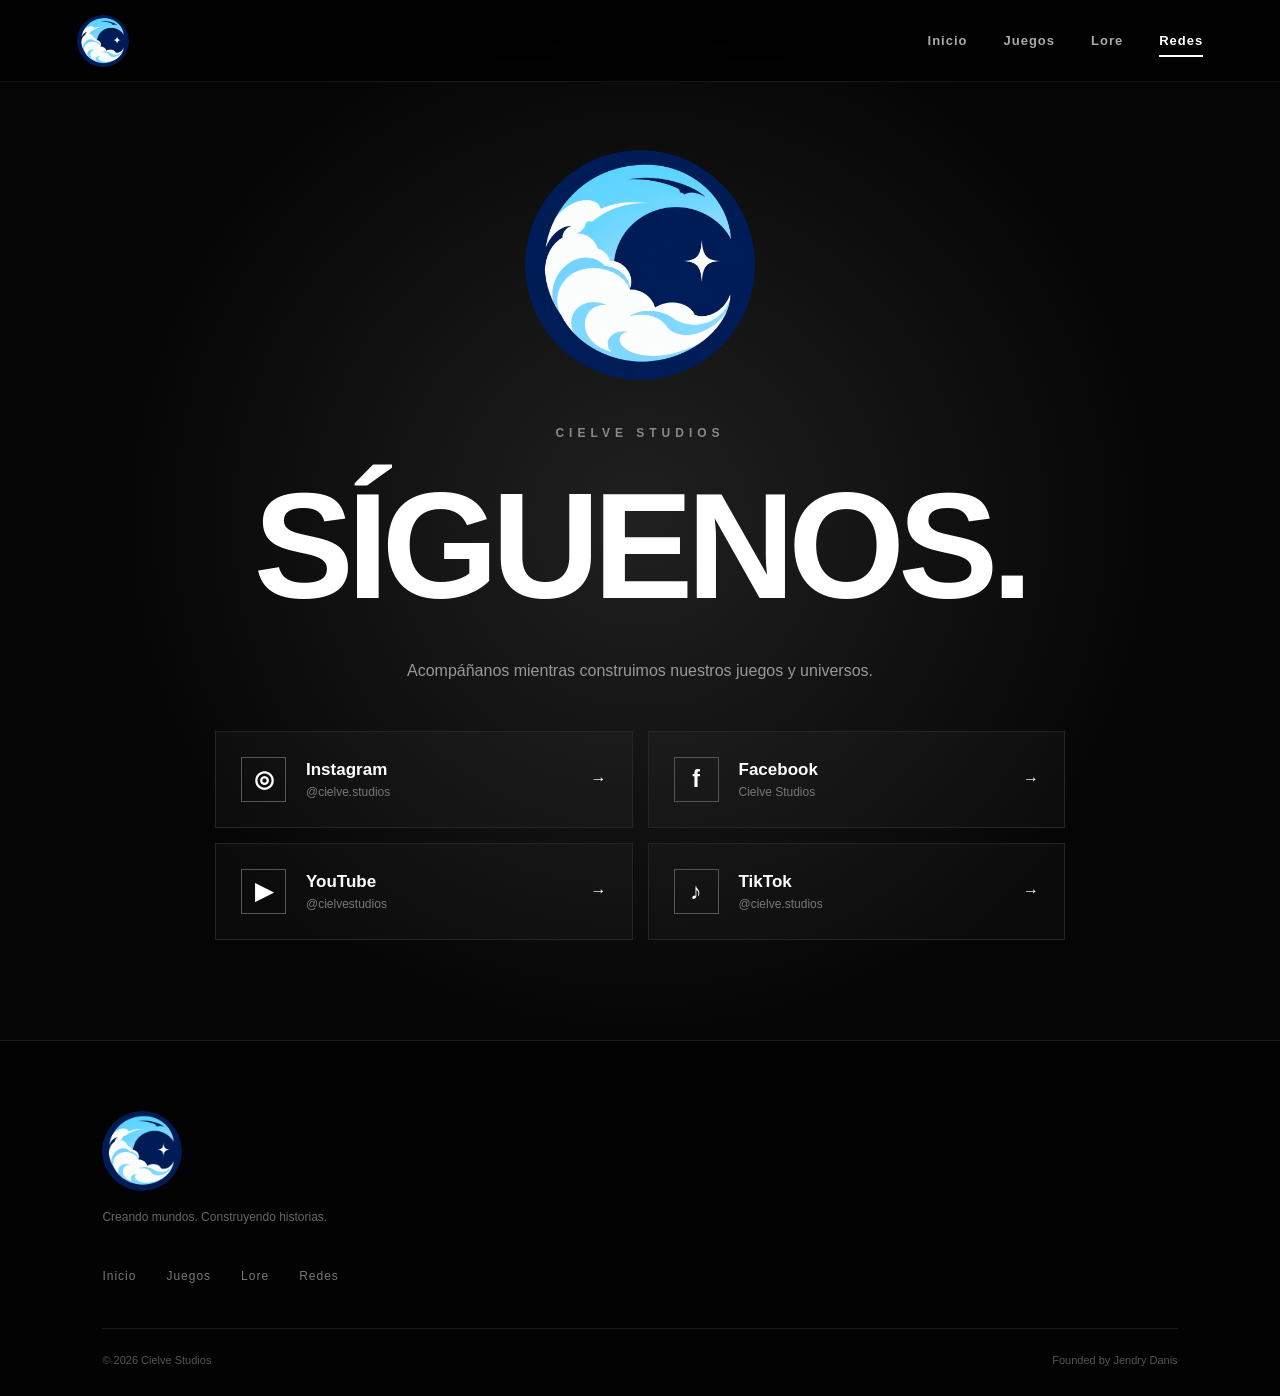
<file: redes.html>
<!DOCTYPE html>
<html lang="es">

<head>
    <meta charset="UTF-8">
    <meta name="viewport" content="width=device-width, initial-scale=1.0">

    <title>Redes | Cielve Studios</title>

    <meta
        name="description"
        content="Encuentra las redes sociales oficiales de Cielve Studios."
    >

    <link rel="icon" type="image/png" href="images/cielve-logo-circle.png">
    <link rel="stylesheet" href="style.css">
</head>

<body>

    <!-- NAVBAR -->

    <header class="navbar">

        <a href="index.html" class="brand">
            <img src="images/cielve-logo-circle.png" alt="Cielve Studios">
        </a>

        <nav class="nav-menu">

            <a href="index.html">
                Inicio
            </a>

            <a href="juegos.html">
                Juegos
            </a>

            <a href="lore.html">
                Lore
            </a>

            <a href="redes.html" class="active">
                Redes
            </a>

        </nav>

    </header>


    <main>

        <section class="social-page">

            <div class="social-page-content">

                <img
                    src="images/cielve-logo-circle.png"
                    alt="Cielve Studios"
                    class="social-logo"
                >

                <span class="eyebrow">
                    CIELVE STUDIOS
                </span>

                <h1>
                    SÍGUENOS.
                </h1>

                <p>
                    Acompáñanos mientras construimos
                    nuestros juegos y universos.
                </p>


                <div class="social-cards">

                    <a
                        href="https://www.instagram.com/cielve.studios/"
                        target="_blank"
                        class="social-card"
                    >

                        <span class="social-icon">
                            ◎
                        </span>

                        <div>
                            <h2>
                                Instagram
                            </h2>

                            <p>
                                @cielve.studios
                            </p>
                        </div>

                        <span>
                            →
                        </span>

                    </a>


                    <a
                        href="https://www.facebook.com/share/19XkBbqM79/"
                        target="_blank"
                        class="social-card"
                    >

                        <span class="social-icon">
                            f
                        </span>

                        <div>
                            <h2>
                                Facebook
                            </h2>

                            <p>
                                Cielve Studios
                            </p>
                        </div>

                        <span>
                            →
                        </span>

                    </a>


                    <a href="https://www.youtube.com/@cielvestudios" target="_blank" rel="noopener noreferrer" class="social-card">
                        <span class="social-icon" aria-hidden="true">▶</span>
                        <div><h2>YouTube</h2><p>@cielvestudios</p></div><span aria-hidden="true">→</span>
                    </a>
                    <a href="https://www.tiktok.com/@cielve.studios" target="_blank" rel="noopener noreferrer" class="social-card">
                        <span class="social-icon" aria-hidden="true">♪</span>
                        <div><h2>TikTok</h2><p>@cielve.studios</p></div><span aria-hidden="true">→</span>
                    </a>
                </div>

            </div>

        </section>

    </main>


    <!-- FOOTER -->

    <footer class="footer">

        <div class="footer-brand">

            <img src="images/cielve-logo-circle.png" alt="Cielve Studios">

            <p>
                Creando mundos. Construyendo historias.
            </p>

        </div>

        <div class="footer-links">

            <a href="index.html">Inicio</a>
            <a href="juegos.html">Juegos</a>
            <a href="lore.html">Lore</a>
            <a href="redes.html">Redes</a>

        </div>

        <div class="footer-bottom">

            <p>© 2026 Cielve Studios</p>

            <p>Founded by Jendry Danis</p>

        </div>

    </footer>


    <script src="script.js"></script>

</body>
</html>
</file>
<file: style.css>
/* =========================================
   RESET
========================================= */

* {
    margin: 0;
    padding: 0;
    box-sizing: border-box;
}

html {
    scroll-behavior: smooth;
}

body {
    background: #050505;
    color: #ffffff;

    font-family:
        Arial,
        Helvetica,
        sans-serif;

    overflow-x: hidden;
}

a {
    color: inherit;
    text-decoration: none;
}


/* =========================================
   NAVBAR
========================================= */

.navbar {
    position: fixed;

    top: 0;
    left: 0;

    width: 100%;
    height: 82px;

    padding: 0 6%;

    display: flex;
    align-items: center;
    justify-content: space-between;

    z-index: 1000;

    background: rgba(0, 0, 0, 0.72);

    backdrop-filter: blur(18px);

    border-bottom: 1px solid rgba(255,255,255,0.08);
}

.brand img {
    width: 52px;
    height: 52px;
    object-fit: contain;
    display: block;
}

.nav-menu {
    display: flex;
    align-items: center;
    gap: 36px;
}

.nav-menu a {
    position: relative;

    font-size: 13px;
    font-weight: 700;

    letter-spacing: 1px;

    color: #aaa;

    transition: 0.3s ease;
}

.nav-menu a:hover,
.nav-menu a.active {
    color: #ffffff;
}

.nav-menu a.active::after {
    content: "";

    position: absolute;

    left: 0;
    bottom: -9px;

    width: 100%;
    height: 2px;

    background: #ffffff;
}


/* =========================================
   GENERAL
========================================= */

.eyebrow {
    display: block;

    margin-bottom: 22px;

    font-size: 12px;

    letter-spacing: 5px;

    font-weight: 700;

    color: #888;
}

.btn {
    display: inline-flex;

    align-items: center;
    justify-content: center;

    min-height: 52px;

    padding: 0 28px;

    font-size: 12px;

    font-weight: 800;

    letter-spacing: 1px;

    transition: 0.3s ease;
}

.btn-primary {
    background: #ffffff;
    color: #000000;
}

.btn-primary:hover {
    background: #d5d5d5;

    transform: translateY(-3px);
}

.btn-secondary {
    border: 1px solid rgba(255,255,255,0.35);

    color: #ffffff;
}

.btn-secondary:hover {
    background: #ffffff;

    color: #000000;
}


/* =========================================
   HERO
========================================= */

.hero {
    position: relative;

    min-height: 100vh;

    display: flex;
    align-items: center;

    padding: 150px 8% 100px;

    background:
        radial-gradient(
            circle at 75% 45%,
            #292929 0%,
            #101010 30%,
            #050505 68%
        );

    overflow: hidden;
}

.hero::before {
    content: "";

    position: absolute;

    width: 700px;
    height: 700px;

    right: -250px;
    top: 10%;

    border-radius: 50%;

    background: rgba(255,255,255,0.035);

    filter: blur(2px);
}

.hero-overlay {
    position: absolute;

    inset: 0;

    background:
        linear-gradient(
            90deg,
            #050505 0%,
            rgba(5,5,5,0.9) 30%,
            rgba(5,5,5,0.25) 75%,
            #050505 100%
        );
}

.hero-content {
    position: relative;

    z-index: 2;

    max-width: 850px;
}

.hero h1 {
    font-size: clamp(65px, 11vw, 150px);

    line-height: 0.83;

    letter-spacing: -7px;

    margin-bottom: 38px;
}

.hero-content > p {
    max-width: 520px;

    color: #aaa;

    font-size: 18px;

    line-height: 1.7;

    margin-bottom: 38px;
}

.hero-buttons {
    display: flex;

    flex-wrap: wrap;

    gap: 14px;
}

.scroll-indicator {
    position: absolute;

    right: 7%;
    bottom: 40px;

    font-size: 10px;

    letter-spacing: 3px;

    color: #777;
}


/* =========================================
   FEATURED
========================================= */

.featured {
    padding: 150px 8%;

    background: #080808;
}

.section-heading h2 {
    font-size: clamp(65px, 11vw, 140px);

    line-height: 0.85;

    letter-spacing: -6px;
}

.featured-content {
    display: grid;

    grid-template-columns: 0.8fr 1.2fr;

    gap: 70px;

    margin-top: 80px;

    align-items: center;
}

.featured-text h3 {
    font-size: 32px;

    margin-bottom: 25px;
}

.featured-text p {
    max-width: 500px;

    color: #999;

    line-height: 1.8;

    margin-bottom: 30px;
}

.text-link {
    font-size: 12px;

    font-weight: bold;

    letter-spacing: 2px;

    border-bottom: 1px solid #555;

    padding-bottom: 8px;
}

.text-link:hover {
    border-color: #fff;
}

.featured-image {
    min-height: 470px;

    display: flex;

    align-items: flex-end;

    padding: 35px;

    background:
        linear-gradient(
            145deg,
            #303030,
            #0d0d0d
        );

    border: 1px solid #222;

    position: relative;

    overflow: hidden;
}

.featured-image::before {
    content: "";

    position: absolute;

    width: 400px;
    height: 400px;

    right: -120px;
    top: -120px;

    border-radius: 50%;

    background: rgba(255,255,255,0.06);
}

.featured-image span {
    position: relative;

    font-size: 100px;

    font-weight: 900;

    letter-spacing: -7px;
}


/* =========================================
   UNIVERSE
========================================= */

.universe {
    min-height: 85vh;

    display: flex;

    align-items: center;

    padding: 120px 8%;

    background:
        linear-gradient(
            120deg,
            #111,
            #050505 65%
        );
}

.universe-content {
    max-width: 900px;
}

.universe h2 {
    font-size: clamp(55px, 9vw, 120px);

    line-height: 0.87;

    letter-spacing: -6px;

    margin-bottom: 35px;
}

.universe p {
    max-width: 550px;

    color: #999;

    line-height: 1.8;

    margin-bottom: 35px;
}


/* =========================================
   SOCIAL PREVIEW
========================================= */

.social-preview {
    min-height: 65vh;

    padding: 120px 8%;

    display: flex;

    align-items: center;
    justify-content: center;

    flex-direction: column;

    text-align: center;

    background: #090909;
}

.social-preview h2 {
    font-size: clamp(60px, 10vw, 130px);

    line-height: 0.9;

    letter-spacing: -6px;

    margin-bottom: 30px;
}

.social-preview p {
    max-width: 500px;

    color: #999;

    line-height: 1.7;

    margin-bottom: 30px;
}


/* =========================================
   PAGE HERO
========================================= */

.page-hero {
    min-height: 72vh;

    display: flex;

    align-items: flex-end;

    padding: 160px 8% 100px;

    background:
        radial-gradient(
            circle at 75% 40%,
            #303030,
            #050505 65%
        );
}

.page-hero-content {
    max-width: 900px;
}

.page-hero h1 {
    font-size: clamp(70px, 12vw, 155px);

    line-height: 0.82;

    letter-spacing: -7px;

    margin-bottom: 35px;
}

.page-hero p {
    max-width: 550px;

    color: #999;

    font-size: 18px;

    line-height: 1.7;
}


/* =========================================
   GAMES
========================================= */

.game-showcase {
    display: grid;

    grid-template-columns: 1.3fr 0.7fr;

    min-height: 650px;

    background: #080808;
}

.game-art {
    min-height: 650px;

    display: flex;

    align-items: flex-end;

    padding: 50px;

    background:
        radial-gradient(
            circle at 50% 40%,
            #3a3a3a,
            #080808 65%
        );
}

.game-art-overlay {
    font-size: clamp(70px, 10vw, 150px);

    font-weight: 900;

    letter-spacing: -8px;
}

.game-info {
    padding: 100px 8%;

    display: flex;

    justify-content: center;

    flex-direction: column;

    border-left: 1px solid #222;
}

.game-info h2 {
    font-size: 90px;

    letter-spacing: -6px;

    margin-bottom: 30px;
}

.game-info p {
    color: #999;

    line-height: 1.8;

    margin-bottom: 35px;
}

.game-status {
    display: flex;

    align-items: center;

    gap: 10px;

    color: #888;

    font-size: 11px;

    letter-spacing: 2px;
}

.game-status span {
    width: 7px;
    height: 7px;

    border-radius: 50%;

    background: #fff;
}


/* =========================================
   PROJECTS
========================================= */

.projects {
    padding: 150px 8%;

    background: #050505;
}

.project-grid {
    display: grid;

    grid-template-columns: repeat(2, 1fr);

    gap: 20px;

    margin-top: 80px;
}

.project-card {
    min-height: 350px;

    padding: 40px;

    border: 1px solid #222;

    background: #0b0b0b;

    display: flex;

    flex-direction: column;

    justify-content: flex-end;

    transition: 0.3s ease;
}

.project-card:hover {
    border-color: #555;

    transform: translateY(-5px);
}

.project-number {
    font-size: 12px;

    color: #555;

    margin-bottom: auto;
}

.project-card h3 {
    font-size: 30px;

    margin-bottom: 15px;
}

.project-card p {
    color: #888;

    margin-bottom: 25px;
}

.project-card > span {
    color: #555;

    font-size: 10px;

    letter-spacing: 3px;
}


/* =========================================
   LORE
========================================= */

.lore-story {
    padding: 150px 8%;

    display: grid;

    grid-template-columns: 1fr 1fr;

    gap: 100px;

    background: #080808;
}

.lore-text {
    align-self: end;
}

.lore-text p {
    color: #999;

    line-height: 2;

    margin-bottom: 30px;

    font-size: 17px;
}

.lore-elements {
    display: grid;

    grid-template-columns: repeat(3, 1fr);

    border-top: 1px solid #222;

    background: #050505;
}

.lore-elements article {
    min-height: 350px;

    padding: 45px;

    border-right: 1px solid #222;

    display: flex;

    flex-direction: column;

    justify-content: flex-end;
}

.lore-elements article:last-child {
    border-right: none;
}

.lore-elements article > span {
    color: #555;

    font-size: 12px;

    margin-bottom: auto;
}

.lore-elements h3 {
    font-size: 30px;

    margin-bottom: 15px;
}

.lore-elements p {
    color: #888;

    line-height: 1.7;
}


/* =========================================
   SOCIAL PAGE
========================================= */

.social-page {
    min-height: 100vh;

    padding: 150px 6% 100px;

    display: flex;

    align-items: center;
    justify-content: center;

    text-align: center;

    background:
        radial-gradient(
            circle at center,
            #202020,
            #050505 65%
        );
}

.social-page-content {
    width: 100%;

    max-width: 850px;
}

.social-logo {
    width: 230px;

    max-width: 70%;

    margin-bottom: 40px;
}

.social-page h1 {
    font-size: clamp(70px, 12vw, 150px);

    line-height: 0.85;

    letter-spacing: -7px;

    margin-bottom: 30px;
}

.social-page-content > p {
    max-width: 550px;

    margin: 0 auto 45px;

    color: #999;

    line-height: 1.8;
}

.social-cards {
    display: grid;

    grid-template-columns: repeat(2, 1fr);

    gap: 15px;
}

.social-card {
    padding: 25px;

    display: grid;

    grid-template-columns: auto 1fr auto;

    align-items: center;

    gap: 20px;

    text-align: left;

    border: 1px solid #252525;

    background: rgba(255,255,255,0.025);

    transition: 0.3s ease;
}

.social-card:hover {
    background: #fff;

    color: #000;

    transform: translateY(-5px);
}

.social-icon {
    width: 45px;
    height: 45px;

    display: flex;

    align-items: center;
    justify-content: center;

    border: 1px solid #555;

    font-size: 23px;

    font-weight: bold;
}

.social-card h2 {
    font-size: 17px;

    margin-bottom: 5px;
}

.social-card p {
    color: #777;

    font-size: 12px;
}


/* =========================================
   FOOTER
========================================= */

.footer {
    padding: 70px 8% 30px;

    border-top: 1px solid #1c1c1c;

    background: #030303;
}

.footer-brand img {
    width: 80px;
    height: 80px;
    object-fit: contain;

    margin-bottom: 15px;
}

.footer-brand p {
    color: #666;

    font-size: 12px;
}

.footer-links {
    display: flex;

    gap: 30px;

    margin: 45px 0;
}

.footer-links a {
    color: #777;

    font-size: 12px;

    letter-spacing: 1px;
}

.footer-links a:hover {
    color: #fff;
}

.footer-bottom {
    padding-top: 25px;

    border-top: 1px solid #181818;

    display: flex;

    justify-content: space-between;

    color: #555;

    font-size: 11px;
}


/* =========================================
   ANIMATIONS
========================================= */

.hero-content,
.section-heading,
.featured-content,
.universe-content,
.social-preview,
.game-showcase,
.project-card,
.lore-text,
.lore-elements article,
.social-card {
    opacity: 0;

    transform: translateY(30px);

    transition:
        opacity 0.8s ease,
        transform 0.8s ease;
}

.show {
    opacity: 1;

    transform: translateY(0);
}

body.loaded .hero-content {
    opacity: 1;

    transform: translateY(0);

    transition-delay: 0.2s;
}


/* =========================================
   MOBILE
========================================= */

@media (max-width: 800px) {

    .navbar {
        height: 70px;

        padding: 0 5%;
    }

    .brand img {
        width: 44px;
        height: 44px;
    }

    .nav-menu {
        gap: 13px;
    }

    .nav-menu a {
        font-size: 10px;
    }

    .hero {
        padding: 120px 6% 80px;
    }

    .hero h1,
    .page-hero h1 {
        letter-spacing: -4px;
    }

    .hero-buttons {
        flex-direction: column;

        align-items: flex-start;
    }

    .featured {
        padding: 100px 6%;
    }

    .featured-content {
        grid-template-columns: 1fr;

        gap: 50px;

        margin-top: 55px;
    }

    .featured-image {
        min-height: 320px;
    }

    .featured-image span {
        font-size: 70px;
    }

    .universe {
        padding: 100px 6%;
    }

    .game-showcase {
        grid-template-columns: 1fr;
    }

    .game-art {
        min-height: 400px;
    }

    .game-info {
        min-height: 450px;

        padding: 80px 6%;

        border-left: none;

        border-top: 1px solid #222;
    }

    .project-grid {
        grid-template-columns: 1fr;
    }

    .projects {
        padding: 100px 6%;
    }

    .lore-story {
        grid-template-columns: 1fr;

        gap: 60px;

        padding: 100px 6%;
    }

    .lore-elements {
        grid-template-columns: 1fr;
    }

    .lore-elements article {
        border-right: none;

        border-bottom: 1px solid #222;

        min-height: 280px;
    }

    .social-cards {
        grid-template-columns: 1fr;
    }

    .social-page {
        padding: 130px 6% 80px;
    }

    .footer {
        padding: 60px 6% 25px;
    }

    .footer-links {
        flex-wrap: wrap;
    }

    .footer-bottom {
        flex-direction: column;

        gap: 10px;
    }
}
/* Legibilidad y marca circular */
.brand img, .footer-brand img, .social-logo { border-radius: 50%; aspect-ratio: 1; object-fit: contain; }
.hero h1, .page-hero h1, .section-heading h2, .universe h2, .social-preview h2, .social-page h1 { line-height: 1.08; letter-spacing: -.045em; overflow-wrap: anywhere; }
.eyebrow { line-height: 1.6; }
.section-heading h2 { font-size: clamp(42px, 9vw, 120px); }
.lore-story { grid-template-columns: minmax(0, 1fr) minmax(0, 1fr); gap: clamp(28px, 6vw, 100px); }
.lore-story .section-heading h2 { font-size: clamp(38px, 6vw, 90px); }
.project-entry { align-self: flex-start; margin-bottom: 30px; }
a.game-art { transition: background-color .25s; }
a.game-art:hover { background-color: #10203a; }
a:focus-visible { outline: 2px solid #65d7ff; outline-offset: 6px; }
/* Archivo de Ciel */
.ciel-intro { padding: 170px 8% 100px; min-height: 85vh; display: flex; flex-direction: column; align-items: flex-start; justify-content: center; background: radial-gradient(ellipse at 80% 30%, #102f4c, #050505 65%); }
.ciel-intro h1 { font-size: clamp(90px, 19vw, 240px); line-height: 1.1; letter-spacing: -.06em; }
.ciel-summary { max-width: 650px; color: #b4bdc8; font-size: clamp(17px, 2vw, 22px); line-height: 1.8; margin: 22px 0; }
.development-label { color: #70d8ff; font-size: 11px; letter-spacing: 3px; margin-bottom: 38px; }
.wiki-layout { display: grid; grid-template-columns: 250px minmax(0, 1fr); gap: 7%; padding: 0 8%; }
.wiki-nav { position: sticky; top: 110px; align-self: start; padding: 40px 0; display: grid; gap: 20px; }
.wiki-nav a { color: #9aa7b7; font-size: 13px; line-height: 1.6; border-left: 2px solid #27313d; padding-left: 14px; }
.wiki-nav a:hover, .wiki-nav a[aria-current="location"] { color: #7cdcff; border-color: #7cdcff; }
.wiki-nav .eyebrow { font-size: 10px; letter-spacing: 2px; margin-bottom: 4px; }
.wiki-nav .wiki-back { margin-top: 24px; }
.wiki-section { padding: 85px 0; border-top: 1px solid #25303a; scroll-margin-top: 105px; }
.wiki-section h2 { font-size: clamp(32px, 4vw, 58px); line-height: 1.15; letter-spacing: -.035em; margin-bottom: 28px; }
.wiki-section p { color: #a5afba; line-height: 1.9; max-width: 720px; }
.wiki-facts { display: grid; grid-template-columns: repeat(3, minmax(0, 1fr)); gap: 18px; margin-top: 40px; }
.wiki-facts div { border-top: 1px solid #304050; padding-top: 20px; }
.wiki-facts span, .archive-note > span { display: block; font-size: 10px; letter-spacing: 2px; color: #74cce9; margin-bottom: 12px; }
.wiki-facts strong { font-size: 14px; line-height: 1.6; }
.archive-note, .character-empty { margin-top: 35px; padding: 30px; background: #0b1119; border: 1px solid #25303a; }
.character-empty { display: grid; grid-template-columns: 110px minmax(0, 1fr); align-items: center; gap: 28px; }
.character-empty h3 { margin-bottom: 12px; font-size: 22px; }
.sprite-placeholder { display: grid; place-items: center; min-height: 130px; border: 1px dashed #425568; background: #111c2a; color: #7695af; font: bold 50px monospace; }
.wiki-section .btn { margin-top: 30px; }
.js-ready .reveal { opacity: 0; transform: translateY(24px); transition: opacity .6s ease, transform .6s ease; }
.js-ready .reveal.show { opacity: 1; transform: none; }
@media (max-width: 800px) {
 .lore-story { grid-template-columns: 1fr; }
 .wiki-layout { grid-template-columns: 1fr; padding: 0 6%; gap: 0; }
 .wiki-nav { position: static; grid-template-columns: 1fr 1fr; padding: 30px 0 45px; }
 .wiki-nav .eyebrow { grid-column: 1 / -1; }
 .wiki-nav .wiki-back { margin-top: 0; }
 .ciel-intro { padding: 130px 6% 70px; min-height: 75vh; }
 .wiki-section { padding: 60px 0; scroll-margin-top: 90px; }
 .wiki-facts { grid-template-columns: 1fr; }
 .character-empty { grid-template-columns: 1fr; padding: 24px; }
 .sprite-placeholder { width: 110px; }
 .footer-bottom { gap: 16px; }
}
@media (prefers-reduced-motion: reduce) {
 html, body { scroll-behavior: auto; }
 *, *::before, *::after { transition: none !important; animation: none !important; }
 .js-ready .reveal { opacity: 1; transform: none; }
}

/* Ficha del personaje y visor de sprites */
.character-profile { margin-top: 36px; border: 1px solid #2b4255; background: #0b1119; overflow: hidden; }
.character-portrait, .sprite-stage { display: flex; align-items: center; justify-content: center; flex-direction: column; background: radial-gradient(ellipse at center, #26435a, #0e1c2a 72%); }
.character-portrait { min-height: 320px; padding: 30px; gap: 20px; }
.character-portrait > span { color: #8cb7cc; font-size: 10px; letter-spacing: 3px; }
.ciel-sprite { width: 256px; height: 256px; flex-shrink: 0; background-image: url('images/characters/ciel/idle.png'); background-size: 8192px 256px; background-repeat: no-repeat; image-rendering: pixelated; }
.character-heading { padding: 30px 30px 22px; }
.character-heading .eyebrow { margin-bottom: 8px; font-size: 10px; letter-spacing: 2px; }
.character-heading h3 { font-size: 40px; line-height: 1.2; }
.character-tabs { display: flex; border-bottom: 1px solid #2b4255; padding: 0 20px; gap: 6px; }
.character-tabs button { flex: 1; padding: 18px 10px; color: #9eafc1; background: transparent; border: 0; border-bottom: 3px solid transparent; font: inherit; font-size: 14px; cursor: pointer; }
.character-tabs button[aria-selected="true"] { color: #82dfff; border-bottom-color: #82dfff; }
.character-panel { padding: 30px; }
.character-panel[hidden] { display: none; }
.character-facts { display: grid; gap: 22px; margin-bottom: 30px; }
.character-facts dt { color: #80bfda; font-size: 10px; letter-spacing: 2px; margin-bottom: 8px; }
.character-facts dd { color: #e2eaf1; font-size: 15px; line-height: 1.7; margin: 0; }
.character-panel .character-pending { font-size: 13px; margin-top: 20px; color: #8b9aa9; }
.sprite-stage { margin: 25px 0; min-height: 290px; border: 1px solid #253a4c; }
.sprite-controls { display: flex; flex-wrap: wrap; align-items: end; gap: 16px; }
.sprite-controls label { display: grid; gap: 10px; flex: 1 1 150px; color: #a7bdcc; font-size: 12px; }
.sprite-controls select, .sprite-controls button { min-height: 44px; max-width: 100%; color: #eff6ff; background: #142534; border: 1px solid #3d5e77; padding: 10px 12px; font: inherit; font-size: 14px; border-radius: 4px; }
.sprite-controls button { cursor: pointer; }
button:focus-visible, select:focus-visible, [role="tabpanel"]:focus-visible { outline: 2px solid #7cdcff; outline-offset: 4px; }
@media(max-width: 480px) { .character-panel { padding: 22px; } .character-heading { padding: 24px; } .character-tabs { padding: 0 10px; } .sprite-stage .ciel-sprite { width: 192px; height: 192px; background-size: 6144px 192px; } }

/* Revelaciones voluntarias del lore */
.lore-introduction { margin-top: 22px; }
.spoiler-warning { margin: 35px 0 24px; padding: 24px; border: 1px solid #705b35; border-left: 3px solid #e5bb70; background: #1b1812; }
.spoiler-warning > strong { display: block; color: #f0ca84; font-size: 12px; letter-spacing: 2px; margin-bottom: 12px; }
.spoiler-warning p { font-size: 14px; }
.spoiler-archive { display: grid; gap: 14px; }
.spoiler-block { border: 1px solid #2d4051; background: #0b1119; min-width: 0; }
.spoiler-block summary { padding: 24px; cursor: pointer; color: #edf4fa; font-size: 17px; line-height: 1.6; }
.spoiler-block summary::marker { color: #85d8f4; }
.spoiler-block summary:focus-visible { outline: 2px solid #7cdcff; outline-offset: 4px; }
.spoiler-badge { display: block; color: #e8bc75; font-size: 9px; letter-spacing: 1.8px; margin: 0 0 8px 20px; }
.spoiler-block[open] summary { border-bottom: 1px solid #2d4051; }
.spoiler-body { padding: 28px; }
.spoiler-body h3 { font-size: 24px; line-height: 1.3; margin: 28px 0 18px; }
.spoiler-body h3:first-child { margin-top: 0; }
.spoiler-body p + p { margin-top: 18px; }
.spoiler-body .canon-note { margin-top: 24px; border-left: 2px solid #758ba1; padding-left: 18px; color: #94a8bb; font-size: 13px; }
.scarf-meanings { display: grid; gap: 18px; margin: 24px 0; }
.scarf-meanings dt { font-size: 14px; font-weight: bold; color: #e2ecf5; margin-bottom: 8px; }
.scarf-meanings dd { margin: 0; line-height: 1.8; color: #a5afba; }
.world-route { padding-left: 22px; color: #a5afba; line-height: 1.9; margin: 20px 0; }
.world-route li + li { margin-top: 14px; }
.provisional .spoiler-badge { color: #b4a7ed; }
@media(max-width:480px) { .spoiler-body { padding: 22px; } .spoiler-block summary { padding: 20px; font-size: 16px; } }
</file>
